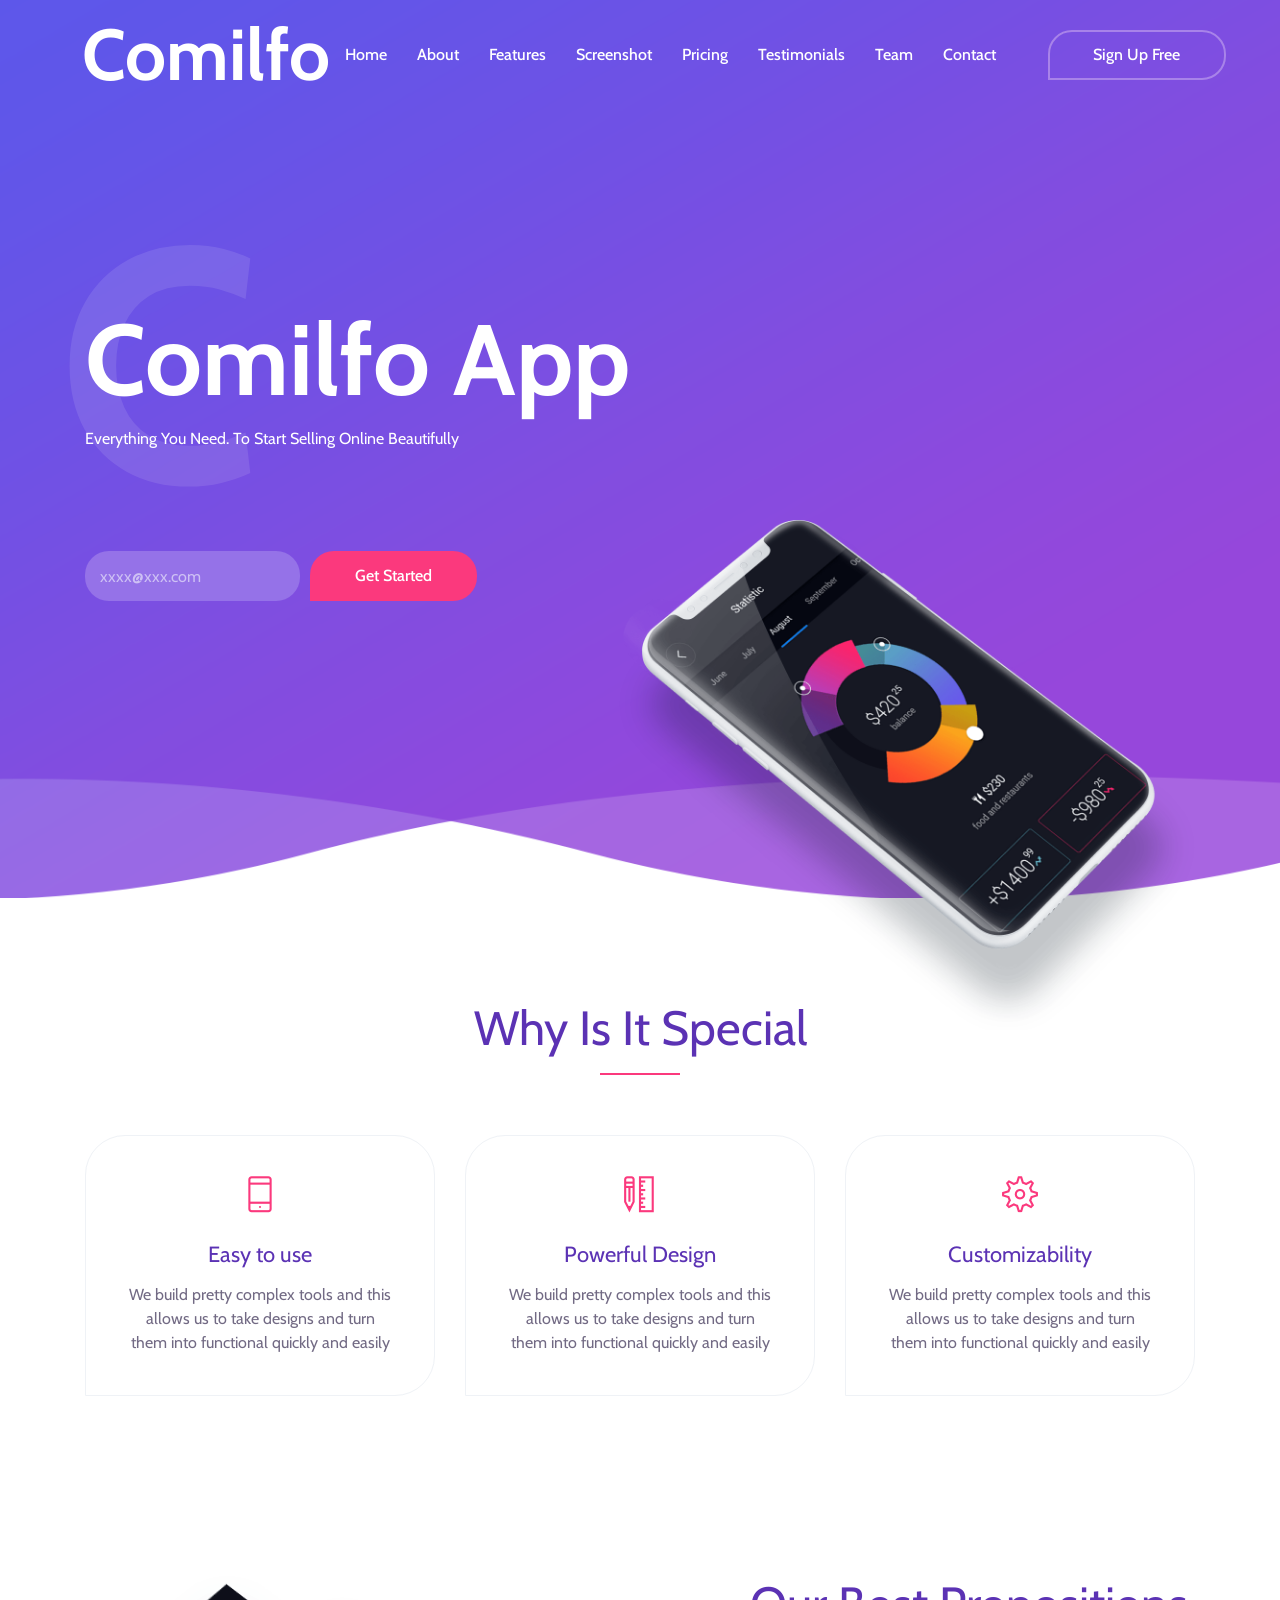
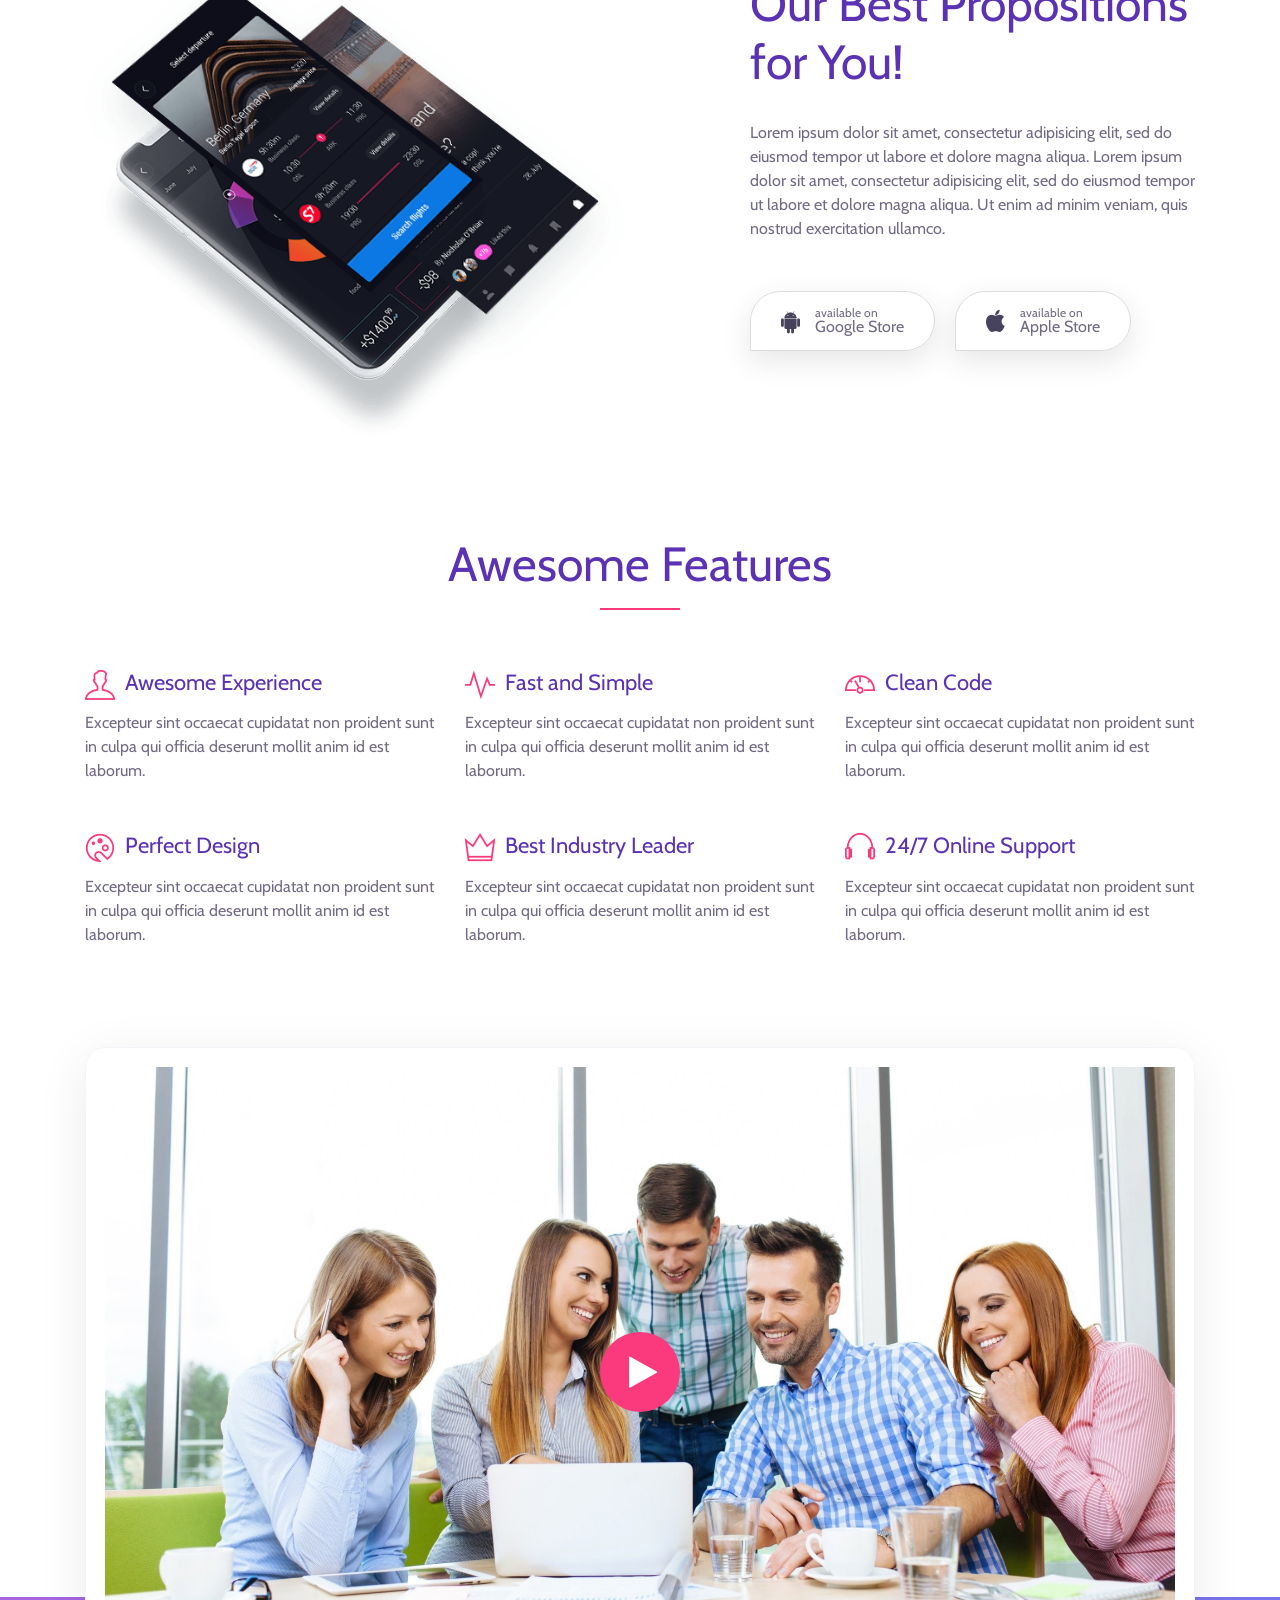
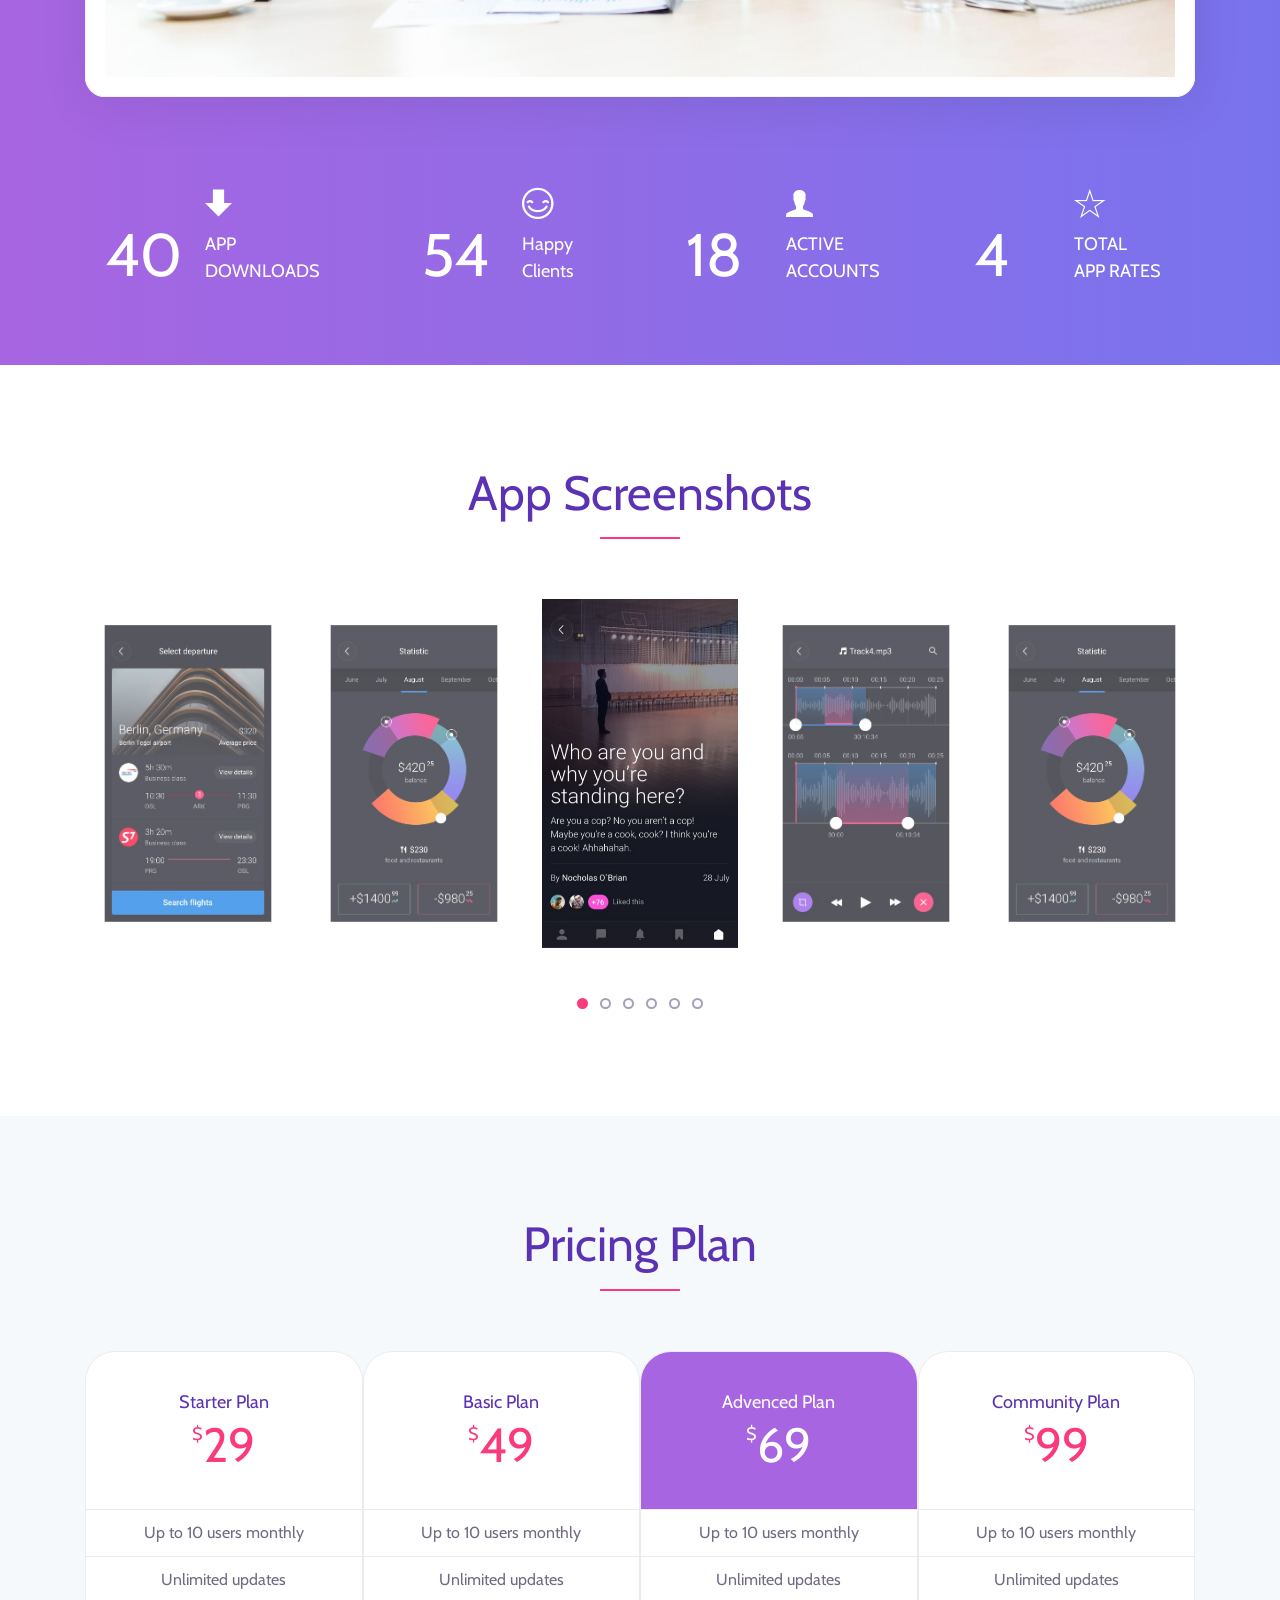
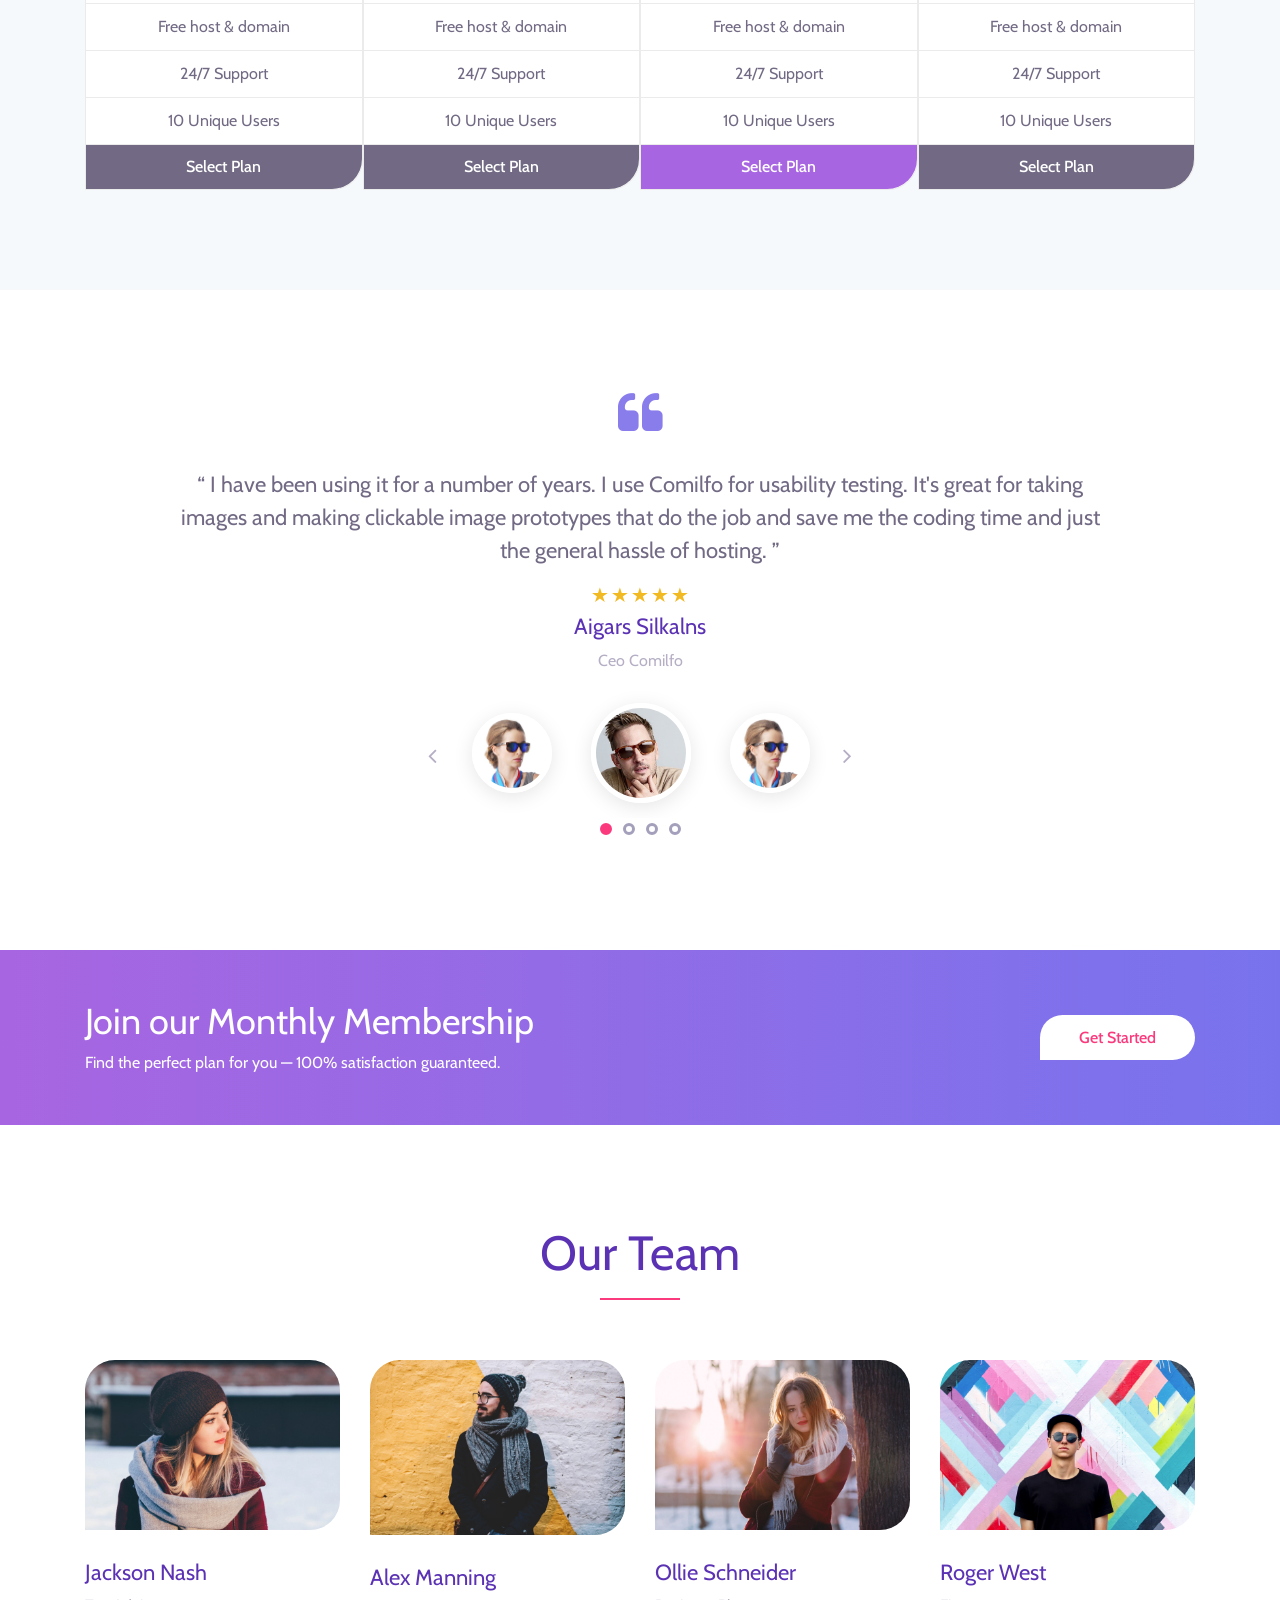
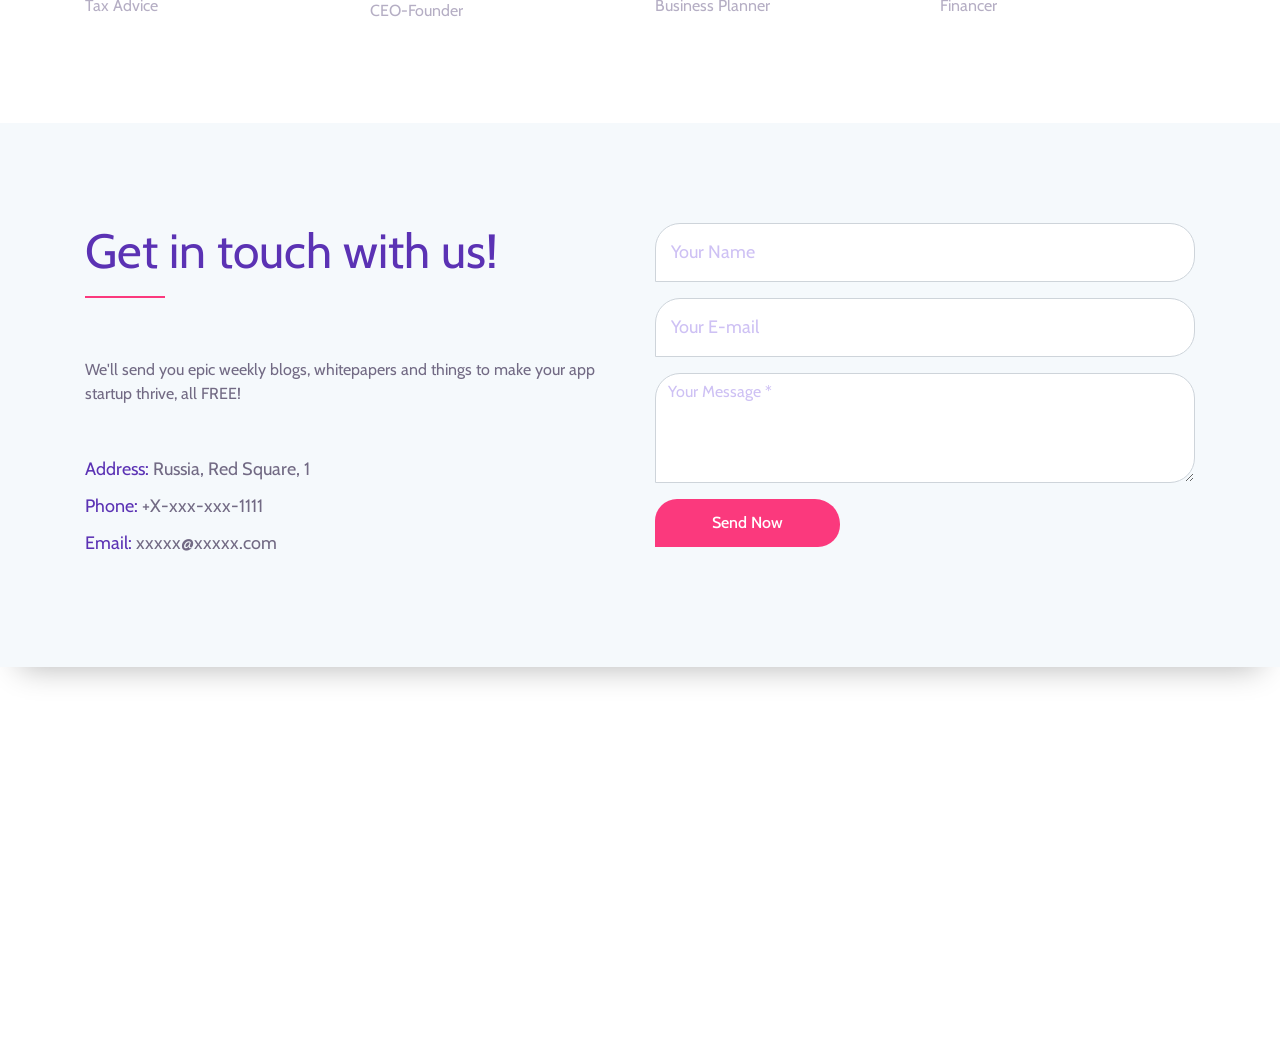
<file: index.html>
<!DOCTYPE html>
<html lang="en">

<head>
    <meta charset="UTF-8">
    <meta name="description" content="">
    <meta http-equiv="X-UA-Compatible" content="IE=edge">
    <meta name="viewport" content="width=device-width, initial-scale=1, shrink-to-fit=no">
    <!-- Приведенные выше 4 мета-тега должны быть первыми, все остальные только после них -->

    <!-- Title -->
    <title>Бесплатный шаблон адаптивного сайта Comilfo</title>

    <!-- Favicon -->
    <link rel="icon" href="img/core-img/favicon.ico">

    <!-- Core Stylesheet -->
    <link href="style.css" rel="stylesheet">

    <!-- Responsive CSS -->
    <link href="css/responsive.css" rel="stylesheet">

    <!-- Yandex.Metrika counter -->
<script type="text/javascript">
    (function(m,e,t,r,i,k,a){
        m[i]=m[i]||function(){(m[i].a=m[i].a||[]).push(arguments)};
        m[i].l=1*new Date();
        for (var j = 0; j < document.scripts.length; j++) {if (document.scripts[j].src === r) { return; }}
        k=e.createElement(t),a=e.getElementsByTagName(t)[0],k.async=1,k.src=r,a.parentNode.insertBefore(k,a)
    })(window, document,'script','https://mc.yandex.ru/metrika/tag.js?id=114626085', 'ym');

    ym(114626085, 'init', {ssr:true, webvisor:true, clickmap:true, ecommerce:"dataLayer", referrer: document.referrer, url: location.href, accurateTrackBounce:true, trackLinks:true});
</script>
<noscript><div><img src="https://mc.yandex.ru/watch/114626085" style="position:absolute; left:-9999px;" alt="" /></div></noscript>
<!-- /Yandex.Metrika counter -->
    <!-- Varioqub experiments -->
<script type="text/javascript">
(function(e, x, pe, r, i, me, nt){
e[i]=e[i]||function(){(e[i].a=e[i].a||[]).push(arguments)},
me=x.createElement(pe),me.async=1,me.src=r,nt=x.getElementsByTagName(pe)[0],me.addEventListener('error',function(){function cb(t){t=t[t.length-1],'function'==typeof t&&t({flags:{}})};Array.isArray(e[i].a)&&e[i].a.forEach(cb);e[i]=function(){cb(arguments)}}),nt.parentNode.insertBefore(me,nt)})
(window, document, 'script', 'https://abt.s3.yandex.net/expjs/latest/exp.js', 'ymab');
ymab('metrika.114626085', 'init'/*, {clientFeatures}, {callback}*/);
</script>

</head>

<body>
    <!-- Preloader Start -->
    <div id="preloader">
        <div class="comilfo-load"></div>
    </div>

    <!-- ***** Header Area Start ***** -->
    <header class="header_area animated">
        <div class="container-fluid">
            <div class="row align-items-center">
                <!-- Menu Area Start -->
                <div class="col-12 col-lg-10">
                    <div class="menu_area">
                        <nav class="navbar navbar-expand-lg navbar-light">
                            <!-- Logo -->
                            <a class="navbar-brand" href="#home">Comilfo</a>
                            <button class="navbar-toggler" type="button" data-toggle="collapse" data-target="#ca-navbar" aria-controls="ca-navbar" aria-expanded="false" aria-label="Toggle navigation"><span class="navbar-toggler-icon"></span></button>
                            <!-- Menu Area -->
                            <div class="collapse navbar-collapse" id="ca-navbar">
                                <ul class="navbar-nav ml-auto" id="nav">
                                    <li class="nav-item active"><a class="nav-link" href="#home">Home</a></li>
                                    <li class="nav-item"><a class="nav-link" href="#about">About</a></li>
                                    <li class="nav-item"><a class="nav-link" href="#features">Features</a></li>
                                    <li class="nav-item"><a class="nav-link" href="#screenshot">Screenshot</a></li>
                                    <li class="nav-item"><a class="nav-link" href="#pricing">Pricing</a></li>
                                    <li class="nav-item"><a class="nav-link" href="#testimonials">Testimonials</a></li>
                                    <li class="nav-item"><a class="nav-link" href="#team">Team</a></li>
                                    <li class="nav-item"><a class="nav-link" href="#contact">Contact</a></li>
                                </ul>
                                <div class="sing-up-button d-lg-none">
                                    <a href="#">Sign Up Free</a>
                                </div>
                            </div>
                        </nav>
                    </div>
                </div>
                <!-- Signup btn -->
                <div class="col-12 col-lg-2">
                    <div class="sing-up-button d-none d-lg-block">
                        <a href="#">Sign Up Free</a>
                    </div>
                </div>
            </div>
        </div>
    </header>
    <!-- ***** Header Area End ***** -->

    <!-- ***** Wellcome Area Start ***** -->
    <section class="wellcome_area clearfix" id="home">
        <div class="container h-100">
            <div class="row h-100 align-items-center">
                <div class="col-12 col-md">
                    <div class="wellcome-heading">
                        <h2>Comilfo App</h2>
                        <h3>C</h3>
                        <p>Everything You Need. To Start Selling Online Beautifully</p>
                    </div>
                    <div class="get-start-area">
                        <!-- Form Start -->
                        <form action="#" method="post" class="form-inline">
                            <input type="email" class="form-control email" placeholder="xxxx@xxx.com">
                            <input type="submit" class="submit" value="Get Started" href='test.html'>
                        </form>
                        <!-- Form End -->
                    </div>
                </div>
            </div>
        </div>
        <!-- Welcome thumb -->
        <div class="welcome-thumb wow fadeInDown" data-wow-delay="0.5s">
            <img src="img/bg-img/welcome-img.png" alt="">
        </div>
    </section>
    <!-- ***** Wellcome Area End ***** -->

    <!-- ***** Special Area Start ***** -->
    <section class="special-area bg-white section_padding_100" id="about">
        <div class="container">
            <div class="row">
                <div class="col-12">
                    <!-- Section Heading Area -->
                    <div class="section-heading text-center">
                        <h2>Why Is It Special</h2>
                        <div class="line-shape"></div>
                    </div>
                </div>
            </div>

            <div class="row">
                <!-- Single Special Area -->
                <div class="col-12 col-md-4">
                    <div class="single-special text-center wow fadeInUp" data-wow-delay="0.2s">
                        <div class="single-icon">
                            <i class="ti-mobile" aria-hidden="true"></i>
                        </div>
                        <h4>Easy to use</h4>
                        <p>We build pretty complex tools and this allows us to take designs and turn them into functional quickly and easily</p>
                    </div>
                </div>
                <!-- Single Special Area -->
                <div class="col-12 col-md-4">
                    <div class="single-special text-center wow fadeInUp" data-wow-delay="0.4s">
                        <div class="single-icon">
                            <i class="ti-ruler-pencil" aria-hidden="true"></i>
                        </div>
                        <h4>Powerful Design</h4>
                        <p>We build pretty complex tools and this allows us to take designs and turn them into functional quickly and easily</p>
                    </div>
                </div>
                <!-- Single Special Area -->
                <div class="col-12 col-md-4">
                    <div class="single-special text-center wow fadeInUp" data-wow-delay="0.6s">
                        <div class="single-icon">
                            <i class="ti-settings" aria-hidden="true"></i>
                        </div>
                        <h4>Customizability</h4>
                        <p>We build pretty complex tools and this allows us to take designs and turn them into functional quickly and easily</p>
                    </div>
                </div>
            </div>
        </div>
        <!-- Special Description Area -->
        <div class="special_description_area mt-150">
            <div class="container">
                <div class="row">
                    <div class="col-lg-6">
                        <div class="special_description_img">
                            <img src="img/bg-img/special.png" alt="">
                        </div>
                    </div>
                    <div class="col-lg-6 col-xl-5 ml-xl-auto">
                        <div class="special_description_content">
                            <h2>Our Best Propositions for You!</h2>
                            <p>Lorem ipsum dolor sit amet, consectetur adipisicing elit, sed do eiusmod tempor ut labore et dolore magna aliqua. Lorem ipsum dolor sit amet, consectetur adipisicing elit, sed do eiusmod tempor ut labore et dolore magna aliqua. Ut enim ad minim veniam, quis nostrud exercitation ullamco.</p>
                            <div class="app-download-area">
                                <div class="app-download-btn wow fadeInUp" data-wow-delay="0.2s">
                                    <!-- Google Store Btn -->
                                    <a href="#">
                                        <i class="fa fa-android"></i>
                                        <p class="mb-0"><span>available on</span> Google Store</p>
                                    </a>
                                </div>
                                <div class="app-download-btn wow fadeInDown" data-wow-delay="0.4s">
                                    <!-- Apple Store Btn -->
                                    <a href="#">
                                        <i class="fa fa-apple"></i>
                                        <p class="mb-0"><span>available on</span> Apple Store</p>
                                    </a>
                                </div>
                            </div>
                        </div>
                    </div>
                </div>
            </div>
        </div>
    </section>
    <!-- ***** Special Area End ***** -->

    <!-- ***** Awesome Features Start ***** -->
    <section class="awesome-feature-area bg-white section_padding_0_50 clearfix" id="features">
        <div class="container">
            <div class="row">
                <div class="col-12">
                    <!-- Heading Text -->
                    <div class="section-heading text-center">
                        <h2>Awesome Features</h2>
                        <div class="line-shape"></div>
                    </div>
                </div>
            </div>

            <div class="row">
                <!-- Single Feature Start -->
                <div class="col-12 col-sm-6 col-lg-4">
                    <div class="single-feature">
                        <i class="ti-user" aria-hidden="true"></i>
                        <h5>Awesome Experience</h5>
                        <p>Excepteur sint occaecat cupidatat non proident sunt in culpa qui officia deserunt mollit anim id est laborum.</p>
                    </div>
                </div>
                <!-- Single Feature Start -->
                <div class="col-12 col-sm-6 col-lg-4">
                    <div class="single-feature">
                        <i class="ti-pulse" aria-hidden="true"></i>
                        <h5>Fast and Simple</h5>
                        <p>Excepteur sint occaecat cupidatat non proident sunt in culpa qui officia deserunt mollit anim id est laborum.</p>
                    </div>
                </div>
                <!-- Single Feature Start -->
                <div class="col-12 col-sm-6 col-lg-4">
                    <div class="single-feature">
                        <i class="ti-dashboard" aria-hidden="true"></i>
                        <h5>Clean Code</h5>
                        <p>Excepteur sint occaecat cupidatat non proident sunt in culpa qui officia deserunt mollit anim id est laborum.</p>
                    </div>
                </div>
                <!-- Single Feature Start -->
                <div class="col-12 col-sm-6 col-lg-4">
                    <div class="single-feature">
                        <i class="ti-palette" aria-hidden="true"></i>
                        <h5>Perfect Design</h5>
                        <p>Excepteur sint occaecat cupidatat non proident sunt in culpa qui officia deserunt mollit anim id est laborum.</p>
                    </div>
                </div>
                <!-- Single Feature Start -->
                <div class="col-12 col-sm-6 col-lg-4">
                    <div class="single-feature">
                        <i class="ti-crown" aria-hidden="true"></i>
                        <h5>Best Industry Leader</h5>
                        <p>Excepteur sint occaecat cupidatat non proident sunt in culpa qui officia deserunt mollit anim id est laborum.</p>
                    </div>
                </div>
                <!-- Single Feature Start -->
                <div class="col-12 col-sm-6 col-lg-4">
                    <div class="single-feature">
                        <i class="ti-headphone" aria-hidden="true"></i>
                        <h5>24/7 Online Support</h5>
                        <p>Excepteur sint occaecat cupidatat non proident sunt in culpa qui officia deserunt mollit anim id est laborum.</p>
                    </div>
                </div>
            </div>

        </div>
    </section>
    <!-- ***** Awesome Features End ***** -->

    <!-- ***** Video Area Start ***** -->
    <div class="video-section">
        <div class="container">
            <div class="row">
                <div class="col-12">
                    <!-- Video Area Start -->
                    <div class="video-area" style="background-image: url(img/bg-img/video.jpg);">
                        <div class="video-play-btn">
                            <a href="https://my.mail.ru/video/embed/13632818902990902" class="video_btn"><i class="fa fa-play" aria-hidden="true"></i></a>
                        </div>
                    </div>
                </div>
            </div>
        </div>
    </div>
    <!-- ***** Video Area End ***** -->

    <!-- ***** Cool Facts Area Start ***** -->
    <section class="cool_facts_area clearfix">
        <div class="container">
            <div class="row">
                <!-- Single Cool Fact-->
                <div class="col-12 col-md-3 col-lg-3">
                    <div class="single-cool-fact d-flex justify-content-center wow fadeInUp" data-wow-delay="0.2s">
                        <div class="counter-area">
                            <h3><span class="counter">90</span></h3>
                        </div>
                        <div class="cool-facts-content">
                            <i class="ion-arrow-down-a"></i>
                            <p>APP <br> DOWNLOADS</p>
                        </div>
                    </div>
                </div>
                <!-- Single Cool Fact-->
                <div class="col-12 col-md-3 col-lg-3">
                    <div class="single-cool-fact d-flex justify-content-center wow fadeInUp" data-wow-delay="0.4s">
                        <div class="counter-area">
                            <h3><span class="counter">120</span></h3>
                        </div>
                        <div class="cool-facts-content">
                            <i class="ion-happy-outline"></i>
                            <p>Happy <br> Clients</p>
                        </div>
                    </div>
                </div>
                <!-- Single Cool Fact-->
                <div class="col-12 col-md-3 col-lg-3">
                    <div class="single-cool-fact d-flex justify-content-center wow fadeInUp" data-wow-delay="0.6s">
                        <div class="counter-area">
                            <h3><span class="counter">40</span></h3>
                        </div>
                        <div class="cool-facts-content">
                            <i class="ion-person"></i>
                            <p>ACTIVE <br>ACCOUNTS</p>
                        </div>
                    </div>
                </div>
                <!-- Single Cool Fact-->
                <div class="col-12 col-md-3 col-lg-3">
                    <div class="single-cool-fact d-flex justify-content-center wow fadeInUp" data-wow-delay="0.8s">
                        <div class="counter-area">
                            <h3><span class="counter">10</span></h3>
                        </div>
                        <div class="cool-facts-content">
                            <i class="ion-ios-star-outline"></i>
                            <p>TOTAL <br>APP RATES</p>
                        </div>
                    </div>
                </div>
            </div>
        </div>
    </section>
    <!-- ***** Cool Facts Area End ***** -->

    <!-- ***** App Screenshots Area Start ***** -->
    <section class="app-screenshots-area bg-white section_padding_0_100 clearfix" id="screenshot">
        <div class="container">
            <div class="row">
                <div class="col-12 text-center">
                    <!-- Heading Text  -->
                    <div class="section-heading">
                        <h2>App Screenshots</h2>
                        <div class="line-shape"></div>
                    </div>
                </div>
            </div>
        </div>
        <div class="container-fluid">
            <div class="row">
                <div class="col-12">
                    <!-- App Screenshots Slides  -->
                    <div class="app_screenshots_slides owl-carousel">
                        <div class="single-shot">
                            <img src="img/scr-img/app-1.jpg" alt="">
                        </div>
                        <div class="single-shot">
                            <img src="img/scr-img/app-2.jpg" alt="">
                        </div>
                        <div class="single-shot">
                            <img src="img/scr-img/app-3.jpg" alt="">
                        </div>
                        <div class="single-shot">
                            <img src="img/scr-img/app-4.jpg" alt="">
                        </div>
                        <div class="single-shot">
                            <img src="img/scr-img/app-5.jpg" alt="">
                        </div>
                        <div class="single-shot">
                            <img src="img/scr-img/app-3.jpg" alt="">
                        </div>
                    </div>
                </div>
            </div>
        </div>
    </section>
    <!-- ***** App Screenshots Area End *****====== -->

    <!-- ***** Pricing Plane Area Start *****==== -->
    <section class="pricing-plane-area section_padding_100_70 clearfix" id="pricing">
        <div class="container">
            <div class="row">
                <div class="col-12">
                    <!-- Heading Text  -->
                    <div class="section-heading text-center">
                        <h2>Pricing Plan</h2>
                        <div class="line-shape"></div>
                    </div>
                </div>
            </div>

            <div class="row no-gutters">
                <div class="col-12 col-md-6 col-lg-3">
                    <!-- Package Price  -->
                    <div class="single-price-plan text-center">
                        <!-- Package Text  -->
                        <div class="package-plan">
                            <h5>Starter Plan</h5>
                            <div class="ca-price d-flex justify-content-center">
                                <span>$</span>
                                <h4>29</h4>
                            </div>
                        </div>
                        <div class="package-description">
                            <p>Up to 10 users monthly</p>
                            <p>Unlimited updates</p>
                            <p>Free host &amp; domain</p>
                            <p>24/7 Support</p>
                            <p>10 Unique Users</p>
                        </div>
                        <!-- Plan Button  -->
                        <div class="plan-button">
                            <a href="#">Select Plan</a>
                        </div>
                    </div>
                </div>
                <div class="col-12 col-md-6 col-lg-3">
                    <!-- Package Price  -->
                    <div class="single-price-plan text-center">
                        <!-- Package Text  -->
                        <div class="package-plan">
                            <h5>Basic Plan</h5>
                            <div class="ca-price d-flex justify-content-center">
                                <span>$</span>
                                <h4>49</h4>
                            </div>
                        </div>
                        <div class="package-description">
                            <p>Up to 10 users monthly</p>
                            <p>Unlimited updates</p>
                            <p>Free host &amp; domain</p>
                            <p>24/7 Support</p>
                            <p>10 Unique Users</p>
                        </div>
                        <!-- Plan Button  -->
                        <div class="plan-button">
                            <a href="#">Select Plan</a>
                        </div>
                    </div>
                </div>
                <div class="col-12 col-md-6 col-lg-3">
                    <!-- Package Price  -->
                    <div class="single-price-plan active text-center">
                        <!-- Package Text  -->
                        <div class="package-plan">
                            <h5>Advenced Plan</h5>
                            <div class="ca-price d-flex justify-content-center">
                                <span>$</span>
                                <h4>69</h4>
                            </div>
                        </div>
                        <div class="package-description">
                            <p>Up to 10 users monthly</p>
                            <p>Unlimited updates</p>
                            <p>Free host &amp; domain</p>
                            <p>24/7 Support</p>
                            <p>10 Unique Users</p>
                        </div>
                        <!-- Plan Button  -->
                        <div class="plan-button">
                            <a href="#">Select Plan</a>
                        </div>
                    </div>
                </div>
                <div class="col-12 col-md-6 col-lg-3">
                    <!-- Package Price  -->
                    <div class="single-price-plan text-center">
                        <!-- Package Text  -->
                        <div class="package-plan">
                            <h5>Community Plan</h5>
                            <div class="ca-price d-flex justify-content-center">
                                <span>$</span>
                                <h4>99</h4>
                            </div>
                        </div>
                        <div class="package-description">
                            <p>Up to 10 users monthly</p>
                            <p>Unlimited updates</p>
                            <p>Free host &amp; domain</p>
                            <p>24/7 Support</p>
                            <p>10 Unique Users</p>
                        </div>
                        <!-- Plan Button  -->
                        <div class="plan-button">
                            <a href="#">Select Plan</a>
                        </div>
                    </div>
                </div>
            </div>
        </div>
    </section>
    <!-- ***** Pricing Plane Area End ***** -->

    <!-- ***** Client Feedback Area Start ***** -->
    <section class="clients-feedback-area bg-white section_padding_100 clearfix" id="testimonials">
        <div class="container">
            <div class="row justify-content-center">
                <div class="col-12 col-md-10">
                    <div class="slider slider-for">
                        <!-- Client Feedback Text  -->
                        <div class="client-feedback-text text-center">
                            <div class="client">
                                <i class="fa fa-quote-left" aria-hidden="true"></i>
                            </div>
                            <div class="client-description text-center">
                                <p>“ I have been using it for a number of years. I use Comilfo for usability testing. It's great for taking images and making clickable image prototypes that do the job and save me the coding time and just the general hassle of hosting. ”</p>
                            </div>
                            <div class="star-icon text-center">
                                <i class="ion-ios-star"></i>
                                <i class="ion-ios-star"></i>
                                <i class="ion-ios-star"></i>
                                <i class="ion-ios-star"></i>
                                <i class="ion-ios-star"></i>
                            </div>
                            <div class="client-name text-center">
                                <h5>Aigars Silkalns</h5>
                                <p>Ceo Comilfo</p>
                            </div>
                        </div>
                        <!-- Client Feedback Text  -->
                        <div class="client-feedback-text text-center">
                            <div class="client">
                                <i class="fa fa-quote-left" aria-hidden="true"></i>
                            </div>
                            <div class="client-description text-center">
                                <p>“ I use Comilfo for usability testing. It's great for taking images and making clickable image prototypes that do the job and save me the coding time and just the general hassle of hosting. ”</p>
                            </div>
                            <div class="star-icon text-center">
                                <i class="ion-ios-star"></i>
                                <i class="ion-ios-star"></i>
                                <i class="ion-ios-star"></i>
                                <i class="ion-ios-star"></i>
                                <i class="ion-ios-star"></i>
                            </div>
                            <div class="client-name text-center">
                                <h5>Jennifer</h5>
                                <p>Developer</p>
                            </div>
                        </div>
                        <!-- Client Feedback Text  -->
                        <div class="client-feedback-text text-center">
                            <div class="client">
                                <i class="fa fa-quote-left" aria-hidden="true"></i>
                            </div>
                            <div class="client-description text-center">
                                <p>“ I have been using it for a number of years. I use Comilfo for usability testing. It's great for taking images and making clickable image prototypes that do the job.”</p>
                            </div>
                            <div class="star-icon text-center">
                                <i class="ion-ios-star"></i>
                                <i class="ion-ios-star"></i>
                                <i class="ion-ios-star"></i>
                                <i class="ion-ios-star"></i>
                                <i class="ion-ios-star"></i>
                            </div>
                            <div class="client-name text-center">
                                <h5>Helen</h5>
                                <p>Marketer</p>
                            </div>
                        </div>
                        <!-- Client Feedback Text  -->
                        <div class="client-feedback-text text-center">
                            <div class="client">
                                <i class="fa fa-quote-left" aria-hidden="true"></i>
                            </div>
                            <div class="client-description text-center">
                                <p>“ I have been using it for a number of years. I use Comilfo for usability testing. It's great for taking images and making clickable image prototypes that do the job and save me the coding time and just the general hassle of hosting. ”</p>
                            </div>
                            <div class="star-icon text-center">
                                <i class="ion-ios-star"></i>
                                <i class="ion-ios-star"></i>
                                <i class="ion-ios-star"></i>
                                <i class="ion-ios-star"></i>
                                <i class="ion-ios-star"></i>
                            </div>
                            <div class="client-name text-center">
                                <h5>Henry smith</h5>
                                <p>Developer</p>
                            </div>
                        </div>
                    </div>
                </div>
                <!-- Client Thumbnail Area -->
                <div class="col-12 col-md-6 col-lg-5">
                    <div class="slider slider-nav">
                        <div class="client-thumbnail">
                            <img src="img/bg-img/client-3.jpg" alt="">
                        </div>
                        <div class="client-thumbnail">
                            <img src="img/bg-img/client-2.jpg" alt="">
                        </div>
                        <div class="client-thumbnail">
                            <img src="img/bg-img/client-1.jpg" alt="">
                        </div>
                        <div class="client-thumbnail">
                            <img src="img/bg-img/client-2.jpg" alt="">
                        </div>
                    </div>
                </div>
            </div>
        </div>
    </section>
    <!-- ***** Client Feedback Area End ***** -->

    <!-- ***** CTA Area Start ***** -->
    <section class="our-monthly-membership section_padding_50 clearfix">
        <div class="container">
            <div class="row align-items-center">
                <div class="col-md-8">
                    <div class="membership-description">
                        <h2>Join our Monthly Membership</h2>
                        <p>Find the perfect plan for you — 100% satisfaction guaranteed.</p>
                    </div>
                </div>
                <div class="col-md-4">
                    <div class="get-started-button wow bounceInDown" data-wow-delay="0.5s">
                        <a href="#">Get Started</a>
                    </div>
                </div>
            </div>
        </div>
    </section>
    <!-- ***** CTA Area End ***** -->

    <!-- ***** Our Team Area Start ***** -->
    <section class="our-Team-area bg-white section_padding_100_50 clearfix" id="team">
        <div class="container">
            <div class="row">
                <div class="col-12 text-center">
                    <!-- Heading Text  -->
                    <div class="section-heading">
                        <h2>Our Team</h2>
                        <div class="line-shape"></div>
                    </div>
                </div>
            </div>
            <div class="row">
                <div class="col-12 col-md-6 col-lg-3">
                    <div class="single-team-member">
                        <div class="member-image">
                            <img src="img/team-img/team-1.jpg" alt="">
                            <div class="team-hover-effects">
                                <div class="team-social-icon">
                                    <a href="#"><i class="fa fa-facebook" aria-hidden="true"></i></a>
                                    <a href="#"><i class="fa fa-twitter" aria-hidden="true"></i></a>
                                    <a href="#"><i class="fa fa-google-plus" aria-hidden="true"></i></a>
                                    <a href="#"> <i class="fa fa-instagram" aria-hidden="true"></i></a>
                                </div>
                            </div>
                        </div>
                        <div class="member-text">
                            <h4>Jackson Nash</h4>
                            <p>Tax Advice</p>
                        </div>
                    </div>
                </div>
                <div class="col-12 col-md-6 col-lg-3">
                    <div class="single-team-member">
                        <div class="member-image">
                            <img src="img/team-img/team-2.jpg" alt="">
                            <div class="team-hover-effects">
                                <div class="team-social-icon">
                                    <a href="#"><i class="fa fa-facebook" aria-hidden="true"></i></a>
                                    <a href="#"><i class="fa fa-twitter" aria-hidden="true"></i></a>
                                    <a href="#"><i class="fa fa-google-plus" aria-hidden="true"></i></a>
                                    <a href="#"> <i class="fa fa-instagram" aria-hidden="true"></i></a>
                                </div>
                            </div>
                        </div>
                        <div class="member-text">
                            <h4>Alex Manning</h4>
                            <p>CEO-Founder</p>
                        </div>
                    </div>
                </div>
                <div class="col-12 col-md-6 col-lg-3">
                    <div class="single-team-member">
                        <div class="member-image">
                            <img src="img/team-img/team-3.jpg" alt="">
                            <div class="team-hover-effects">
                                <div class="team-social-icon">
                                    <a href="#"><i class="fa fa-facebook" aria-hidden="true"></i></a>
                                    <a href="#"><i class="fa fa-twitter" aria-hidden="true"></i></a>
                                    <a href="#"><i class="fa fa-google-plus" aria-hidden="true"></i></a>
                                    <a href="#"> <i class="fa fa-instagram" aria-hidden="true"></i></a>
                                </div>
                            </div>
                        </div>
                        <div class="member-text">
                            <h4>Ollie Schneider</h4>
                            <p>Business Planner</p>
                        </div>
                    </div>
                </div>
                <div class="col-12 col-md-6 col-lg-3">
                    <div class="single-team-member">
                        <div class="member-image">
                            <img src="img/team-img/team-4.jpg" alt="">
                            <div class="team-hover-effects">
                                <div class="team-social-icon">
                                    <a href="#"><i class="fa fa-facebook" aria-hidden="true"></i></a>
                                    <a href="#"><i class="fa fa-twitter" aria-hidden="true"></i></a>
                                    <a href="#"><i class="fa fa-google-plus" aria-hidden="true"></i></a>
                                    <a href="#"> <i class="fa fa-instagram" aria-hidden="true"></i></a>
                                </div>
                            </div>
                        </div>
                        <div class="member-text">
                            <h4>Roger West</h4>
                            <p>Financer</p>
                        </div>
                    </div>
                </div>
            </div>
        </div>
    </section>
    <!-- ***** Our Team Area End ***** -->

    <!-- ***** Contact Us Area Start ***** -->
    <section class="footer-contact-area section_padding_100 clearfix" id="contact">
        <div class="container">
            <div class="row">
                <div class="col-md-6">
                    <!-- Heading Text  -->
                    <div class="section-heading">
                        <h2>Get in touch with us!</h2>
                        <div class="line-shape"></div>
                    </div>
                    <div class="footer-text">
                        <p>We'll send you epic weekly blogs, whitepapers and things to make your app startup thrive, all FREE!</p>
                    </div>
                    <div class="address-text">
                        <p><span>Address:</span> Russia, Red Square, 1</p>
                    </div>
                    <div class="phone-text">
                        <p><span>Phone:</span> +X-xxx-xxx-1111</p>
                    </div>
                    <div class="email-text">
                        <p><span>Email:</span> xxxxx@xxxxx.com</p>
                    </div>
                </div>
                <div class="col-md-6">
                    <!-- Form Start-->
                    <div class="contact_from">
                        <form action="#" method="post">
                            <!-- Message Input Area Start -->
                            <div class="contact_input_area">
                                <div class="row">
                                    <!-- Single Input Area Start -->
                                    <div class="col-md-12">
                                        <div class="form-group">
                                            <input type="text" class="form-control" name="name" id="name" placeholder="Your Name" required>
                                        </div>
                                    </div>
                                    <!-- Single Input Area Start -->
                                    <div class="col-md-12">
                                        <div class="form-group">
                                            <input type="email" class="form-control" name="email" id="email" placeholder="Your E-mail" required>
                                        </div>
                                    </div>
                                    <!-- Single Input Area Start -->
                                    <div class="col-12">
                                        <div class="form-group">
                                            <textarea name="message" class="form-control" id="message" cols="30" rows="4" placeholder="Your Message *" required></textarea>
                                        </div>
                                    </div>
                                    <!-- Single Input Area Start -->
                                    <div class="col-12">
                                        <button type="submit" class="btn submit-btn">Send Now</button>
                                    </div>
                                </div>
                            </div>
                            <!-- Message Input Area End -->
                        </form>
                    </div>
                </div>
            </div>
        </div>
    </section>
    <!-- ***** Contact Us Area End ***** -->

    <!-- ***** Footer Area Start ***** -->
    <footer class="footer-social-icon text-center section_padding_70 clearfix">
        <!-- footer logo -->
        <div class="footer-text">
            <h2>Comilfo</h2>
        </div>
        <!-- social icon-->
        <div class="footer-social-icon">
            <a href="#"><i class="fa fa-facebook" aria-hidden="true"></i></a>
            <a href="#"><i class="active fa fa-twitter" aria-hidden="true"></i></a>
            <a href="#"> <i class="fa fa-instagram" aria-hidden="true"></i></a>
            <a href="#"><i class="fa fa-google-plus" aria-hidden="true"></i></a>
        </div>
        <div class="footer-menu">
            <nav>
                <ul>
                    <li><a href="#">About</a></li>
                    <li><a href="#">Terms &amp; Conditions</a></li>
                    <li><a href="#">Privacy Policy</a></li>
                    <li><a href="#">Contact</a></li>
                </ul>
            </nav>
        </div>
        <!-- Foooter Text-->
        <div class="copyright-text">
            <!-- ***** Removing this text is now allowed! This template is licensed under CC BY 3.0 ***** -->
            <p>Copyright ©2022 Comilfo Designed by <a href="https://sitey.ru" target="_blank">Comilfo</a></p>
        </div>
    </footer>
    <!-- ***** Footer Area Start ***** -->

    <!-- Jquery-2.2.4 JS -->
    <script src="js/jquery-2.2.4.min.js"></script>
    <!-- Popper js -->
    <script src="js/popper.min.js"></script>
    <!-- Bootstrap-4 Beta JS -->
    <script src="js/bootstrap.min.js"></script>
    <!-- All Plugins JS -->
    <script src="js/plugins.js"></script>
    <!-- Slick Slider Js-->
    <script src="js/slick.min.js"></script>
    <!-- Footer Reveal JS -->
    <script src="js/footer-reveal.min.js"></script>
    <!-- Active JS -->
    <script src="js/active.js"></script>
</body>

</html>
</file>
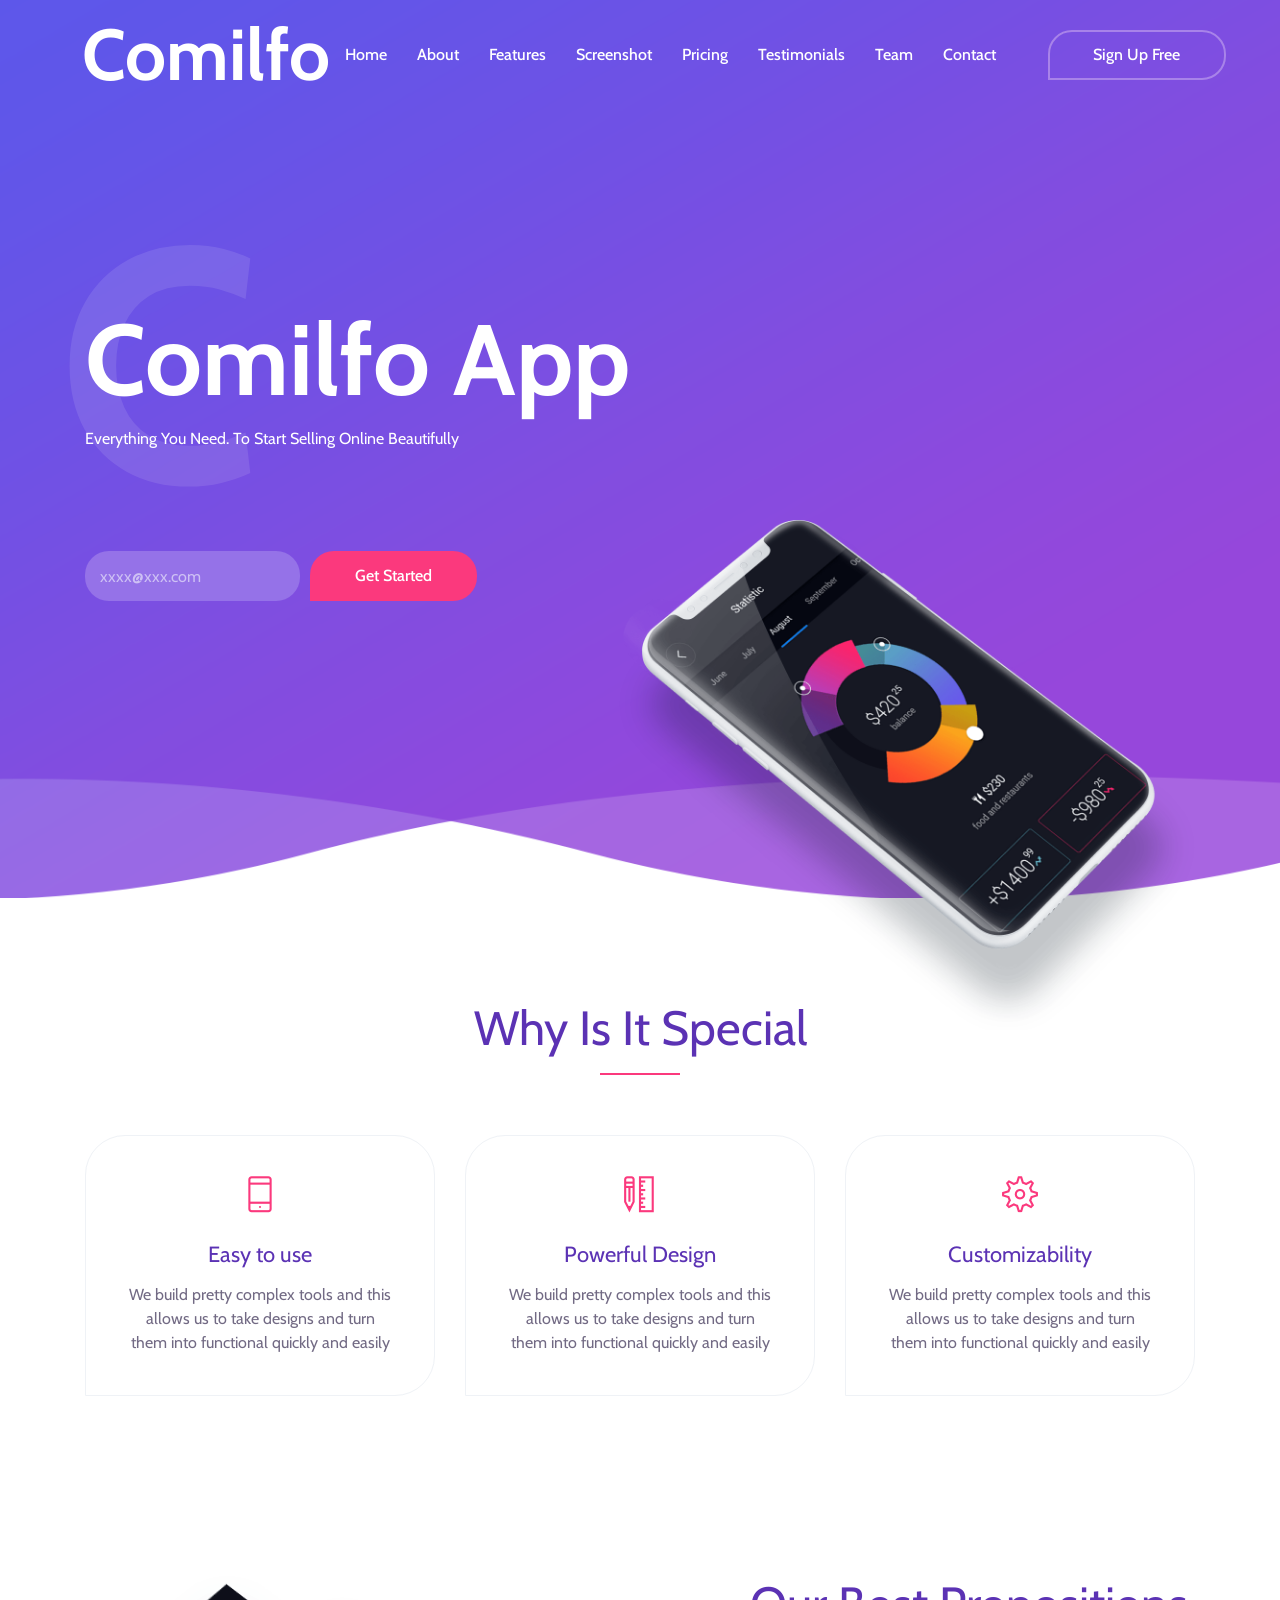
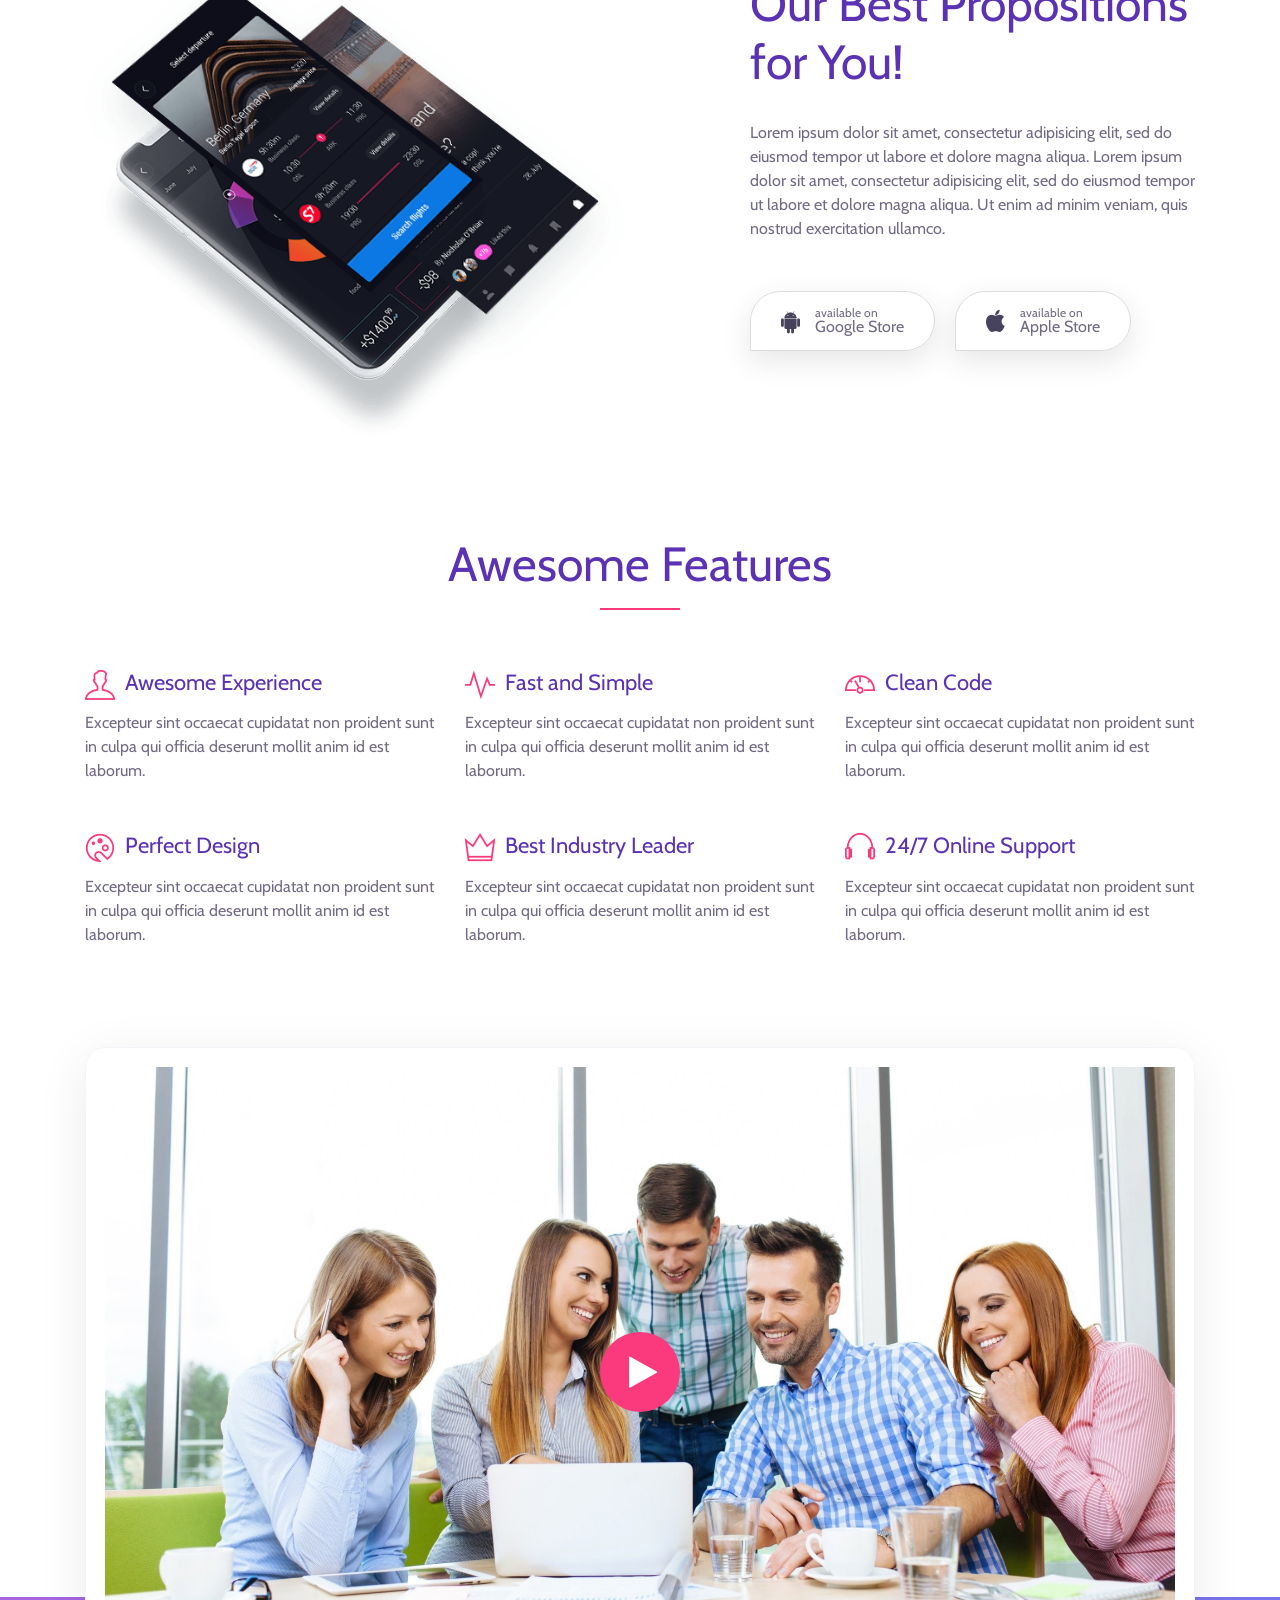
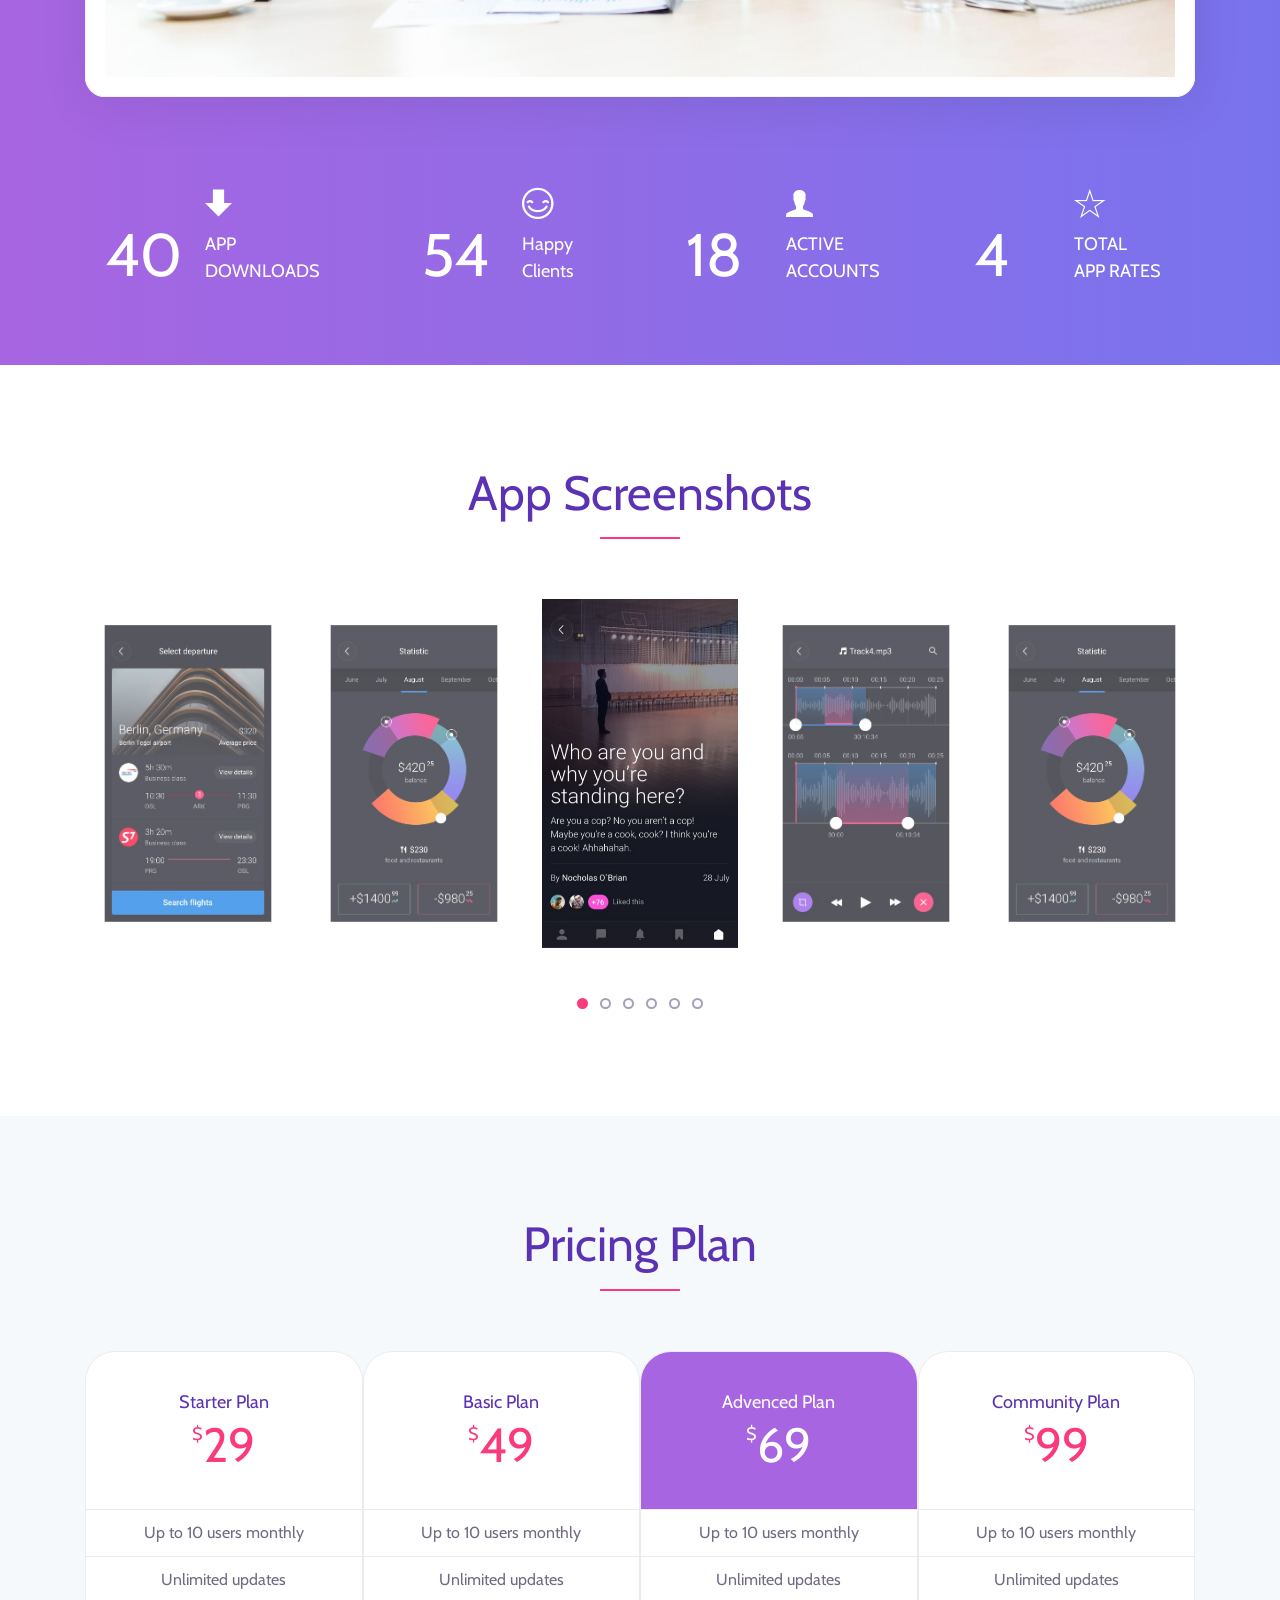
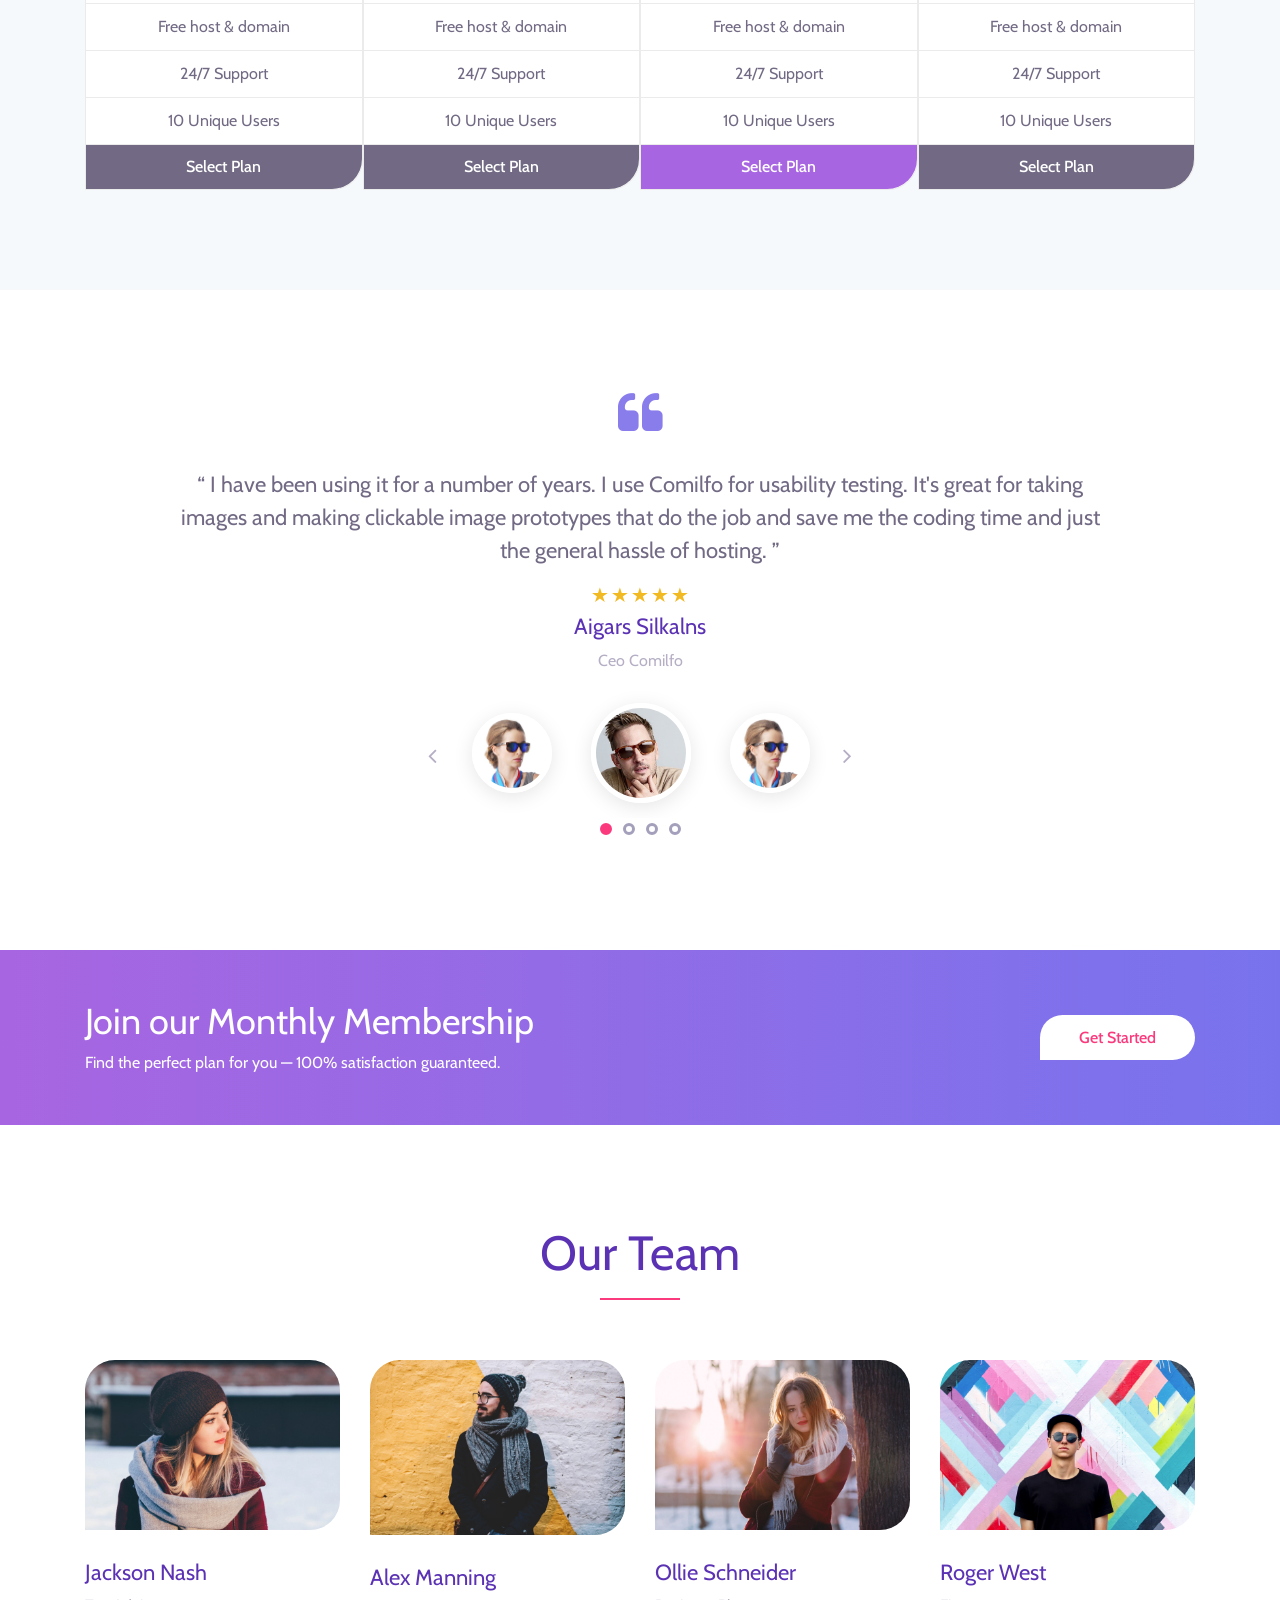
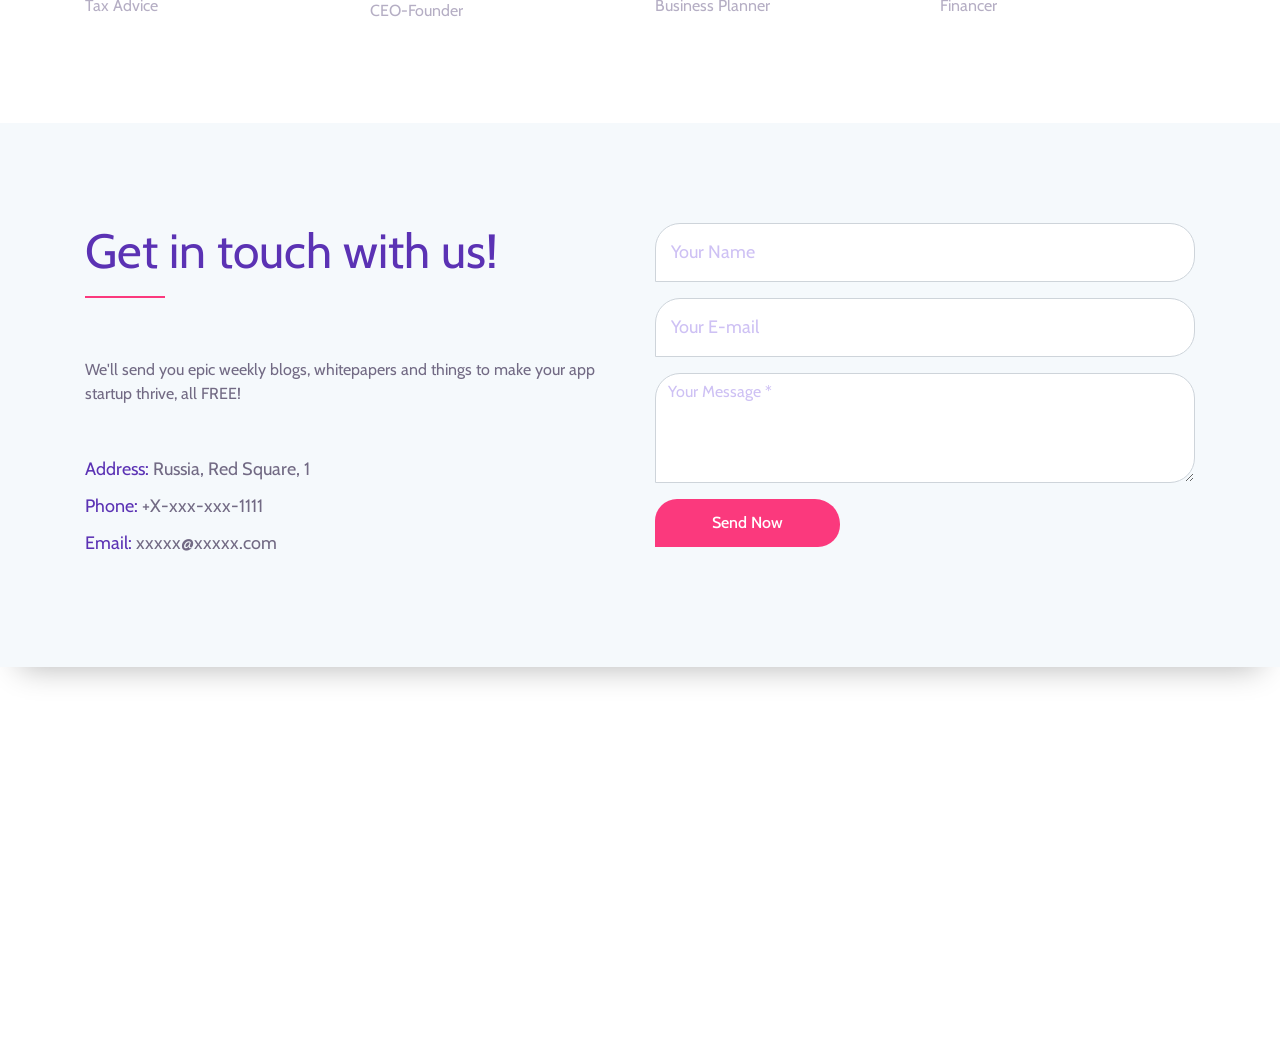
<file: test.html>
<!DOCTYPE html>
<html lang="en">

<head>
    <meta charset="UTF-8">
    <meta name="description" content="">
    <meta http-equiv="X-UA-Compatible" content="IE=edge">
    <meta name="viewport" content="width=device-width, initial-scale=1, shrink-to-fit=no">
    <!-- Приведенные выше 4 мета-тега должны быть первыми, все остальные только после них -->

    <!-- Title -->
    <title>Новая страничка</title>

    <!-- Favicon -->
    <link rel="icon" href="img/core-img/favicon.ico">

    <!-- Core Stylesheet -->
    <link href="style.css" rel="stylesheet">

    <!-- Responsive CSS -->
    <link href="css/responsive.css" rel="stylesheet">

    <!-- Yandex.Metrika counter -->
<script type="text/javascript">
    (function(m,e,t,r,i,k,a){
        m[i]=m[i]||function(){(m[i].a=m[i].a||[]).push(arguments)};
        m[i].l=1*new Date();
        for (var j = 0; j < document.scripts.length; j++) {if (document.scripts[j].src === r) { return; }}
        k=e.createElement(t),a=e.getElementsByTagName(t)[0],k.async=1,k.src=r,a.parentNode.insertBefore(k,a)
    })(window, document,'script','https://mc.yandex.ru/metrika/tag.js?id=114626085', 'ym');

    ym(114626085, 'init', {ssr:true, webvisor:true, clickmap:true, ecommerce:"dataLayer", referrer: document.referrer, url: location.href, accurateTrackBounce:true, trackLinks:true});
</script>
<noscript><div><img src="https://mc.yandex.ru/watch/114626085" style="position:absolute; left:-9999px;" alt="" /></div></noscript>
<!-- /Yandex.Metrika counter -->

</head>

<body>
    <!-- Preloader Start -->
    <div id="preloader">
        <div class="comilfo-load"></div>
    </div>

    <!-- ***** Header Area Start ***** -->
    <header class="header_area animated">
        <div class="container-fluid">
            <div class="row align-items-center">
                <!-- Menu Area Start -->
                <div class="col-12 col-lg-10">
                    <div class="menu_area">
                        <nav class="navbar navbar-expand-lg navbar-light">
                            <!-- Logo -->
                            <a class="navbar-brand" href="#home">Comilfo</a>
                            <button class="navbar-toggler" type="button" data-toggle="collapse" data-target="#ca-navbar" aria-controls="ca-navbar" aria-expanded="false" aria-label="Toggle navigation"><span class="navbar-toggler-icon"></span></button>
                            <!-- Menu Area -->
                            <div class="collapse navbar-collapse" id="ca-navbar">
                                <ul class="navbar-nav ml-auto" id="nav">
                                    <li class="nav-item active"><a class="nav-link" href="#home">Home</a></li>
                                    <li class="nav-item"><a class="nav-link" href="#about">About</a></li>
                                    <li class="nav-item"><a class="nav-link" href="#features">Features</a></li>
                                    <li class="nav-item"><a class="nav-link" href="#screenshot">Screenshot</a></li>
                                    <li class="nav-item"><a class="nav-link" href="#pricing">Pricing</a></li>
                                    <li class="nav-item"><a class="nav-link" href="#testimonials">Testimonials</a></li>
                                    <li class="nav-item"><a class="nav-link" href="#team">Team</a></li>
                                    <li class="nav-item"><a class="nav-link" href="#contact">Contact</a></li>
                                </ul>
                                <div class="sing-up-button d-lg-none">
                                    <a href="#">Sign Up Free</a>
                                </div>
                            </div>
                        </nav>
                    </div>
                </div>
                <!-- Signup btn -->
                <div class="col-12 col-lg-2">
                    <div class="sing-up-button d-none d-lg-block">
                        <a href="#">Sign Up Free</a>
                    </div>
                </div>
            </div>
        </div>
    </header>
    <!-- ***** Header Area End ***** -->

    <!-- ***** Wellcome Area Start ***** -->
    <section class="wellcome_area clearfix" id="home">
        <div class="container h-100">
            <div class="row h-100 align-items-center">
                <div class="col-12 col-md">
                    <div class="wellcome-heading">
                        <h2>Comilfo App</h2>
                        <h3>C</h3>
                        <p>Everything You Need. To Start Selling Online Beautifully</p>
                    </div>
                    <div class="get-start-area">
                        <!-- Form Start -->
                        <form action="#" method="post" class="form-inline">
                            <input type="email" class="form-control email" placeholder="xxxx@xxx.com">
                            <input type="submit" class="submit" value="Get Started">
                        </form>
                        <!-- Form End -->
                    </div>
                </div>
            </div>
        </div>
        <!-- Welcome thumb -->
        <div class="welcome-thumb wow fadeInDown" data-wow-delay="0.5s">
            <img src="img/bg-img/welcome-img.png" alt="">
        </div>
    </section>
    <!-- ***** Wellcome Area End ***** -->

    <!-- ***** Special Area Start ***** -->
    <section class="special-area bg-white section_padding_100" id="about">
        <div class="container">
            <div class="row">
                <div class="col-12">
                    <!-- Section Heading Area -->
                    <div class="section-heading text-center">
                        <h2>Why Is It Special</h2>
                        <div class="line-shape"></div>
                    </div>
                </div>
            </div>

            <div class="row">
                <!-- Single Special Area -->
                <div class="col-12 col-md-4">
                    <div class="single-special text-center wow fadeInUp" data-wow-delay="0.2s">
                        <div class="single-icon">
                            <i class="ti-mobile" aria-hidden="true"></i>
                        </div>
                        <h4>Easy to use</h4>
                        <p>We build pretty complex tools and this allows us to take designs and turn them into functional quickly and easily</p>
                    </div>
                </div>
                <!-- Single Special Area -->
                <div class="col-12 col-md-4">
                    <div class="single-special text-center wow fadeInUp" data-wow-delay="0.4s">
                        <div class="single-icon">
                            <i class="ti-ruler-pencil" aria-hidden="true"></i>
                        </div>
                        <h4>Powerful Design</h4>
                        <p>We build pretty complex tools and this allows us to take designs and turn them into functional quickly and easily</p>
                    </div>
                </div>
                <!-- Single Special Area -->
                <div class="col-12 col-md-4">
                    <div class="single-special text-center wow fadeInUp" data-wow-delay="0.6s">
                        <div class="single-icon">
                            <i class="ti-settings" aria-hidden="true"></i>
                        </div>
                        <h4>Customizability</h4>
                        <p>We build pretty complex tools and this allows us to take designs and turn them into functional quickly and easily</p>
                    </div>
                </div>
            </div>
        </div>
        <!-- Special Description Area -->
        <div class="special_description_area mt-150">
            <div class="container">
                <div class="row">
                    <div class="col-lg-6">
                        <div class="special_description_img">
                            <img src="img/bg-img/special.png" alt="">
                        </div>
                    </div>
                    <div class="col-lg-6 col-xl-5 ml-xl-auto">
                        <div class="special_description_content">
                            <h2>Our Best Propositions for You!</h2>
                            <p>Lorem ipsum dolor sit amet, consectetur adipisicing elit, sed do eiusmod tempor ut labore et dolore magna aliqua. Lorem ipsum dolor sit amet, consectetur adipisicing elit, sed do eiusmod tempor ut labore et dolore magna aliqua. Ut enim ad minim veniam, quis nostrud exercitation ullamco.</p>
                            <div class="app-download-area">
                                <div class="app-download-btn wow fadeInUp" data-wow-delay="0.2s">
                                    <!-- Google Store Btn -->
                                    <a href="#">
                                        <i class="fa fa-android"></i>
                                        <p class="mb-0"><span>available on</span> Google Store</p>
                                    </a>
                                </div>
                                <div class="app-download-btn wow fadeInDown" data-wow-delay="0.4s">
                                    <!-- Apple Store Btn -->
                                    <a href="#">
                                        <i class="fa fa-apple"></i>
                                        <p class="mb-0"><span>available on</span> Apple Store</p>
                                    </a>
                                </div>
                            </div>
                        </div>
                    </div>
                </div>
            </div>
        </div>
    </section>
    <!-- ***** Special Area End ***** -->

    <!-- ***** Awesome Features Start ***** -->
    <section class="awesome-feature-area bg-white section_padding_0_50 clearfix" id="features">
        <div class="container">
            <div class="row">
                <div class="col-12">
                    <!-- Heading Text -->
                    <div class="section-heading text-center">
                        <h2>Awesome Features</h2>
                        <div class="line-shape"></div>
                    </div>
                </div>
            </div>

            <div class="row">
                <!-- Single Feature Start -->
                <div class="col-12 col-sm-6 col-lg-4">
                    <div class="single-feature">
                        <i class="ti-user" aria-hidden="true"></i>
                        <h5>Awesome Experience</h5>
                        <p>Excepteur sint occaecat cupidatat non proident sunt in culpa qui officia deserunt mollit anim id est laborum.</p>
                    </div>
                </div>
                <!-- Single Feature Start -->
                <div class="col-12 col-sm-6 col-lg-4">
                    <div class="single-feature">
                        <i class="ti-pulse" aria-hidden="true"></i>
                        <h5>Fast and Simple</h5>
                        <p>Excepteur sint occaecat cupidatat non proident sunt in culpa qui officia deserunt mollit anim id est laborum.</p>
                    </div>
                </div>
                <!-- Single Feature Start -->
                <div class="col-12 col-sm-6 col-lg-4">
                    <div class="single-feature">
                        <i class="ti-dashboard" aria-hidden="true"></i>
                        <h5>Clean Code</h5>
                        <p>Excepteur sint occaecat cupidatat non proident sunt in culpa qui officia deserunt mollit anim id est laborum.</p>
                    </div>
                </div>
                <!-- Single Feature Start -->
                <div class="col-12 col-sm-6 col-lg-4">
                    <div class="single-feature">
                        <i class="ti-palette" aria-hidden="true"></i>
                        <h5>Perfect Design</h5>
                        <p>Excepteur sint occaecat cupidatat non proident sunt in culpa qui officia deserunt mollit anim id est laborum.</p>
                    </div>
                </div>
                <!-- Single Feature Start -->
                <div class="col-12 col-sm-6 col-lg-4">
                    <div class="single-feature">
                        <i class="ti-crown" aria-hidden="true"></i>
                        <h5>Best Industry Leader</h5>
                        <p>Excepteur sint occaecat cupidatat non proident sunt in culpa qui officia deserunt mollit anim id est laborum.</p>
                    </div>
                </div>
                <!-- Single Feature Start -->
                <div class="col-12 col-sm-6 col-lg-4">
                    <div class="single-feature">
                        <i class="ti-headphone" aria-hidden="true"></i>
                        <h5>24/7 Online Support</h5>
                        <p>Excepteur sint occaecat cupidatat non proident sunt in culpa qui officia deserunt mollit anim id est laborum.</p>
                    </div>
                </div>
            </div>

        </div>
    </section>
    <!-- ***** Awesome Features End ***** -->

    <!-- ***** Video Area Start ***** -->
    <div class="video-section">
        <div class="container">
            <div class="row">
                <div class="col-12">
                    <!-- Video Area Start -->
                    <div class="video-area" style="background-image: url(img/bg-img/video.jpg);">
                        <div class="video-play-btn">
                            <a href="https://my.mail.ru/video/embed/13632818902990902" class="video_btn"><i class="fa fa-play" aria-hidden="true"></i></a>
                        </div>
                    </div>
                </div>
            </div>
        </div>
    </div>
    <!-- ***** Video Area End ***** -->

    <!-- ***** Cool Facts Area Start ***** -->
    <section class="cool_facts_area clearfix">
        <div class="container">
            <div class="row">
                <!-- Single Cool Fact-->
                <div class="col-12 col-md-3 col-lg-3">
                    <div class="single-cool-fact d-flex justify-content-center wow fadeInUp" data-wow-delay="0.2s">
                        <div class="counter-area">
                            <h3><span class="counter">90</span></h3>
                        </div>
                        <div class="cool-facts-content">
                            <i class="ion-arrow-down-a"></i>
                            <p>APP <br> DOWNLOADS</p>
                        </div>
                    </div>
                </div>
                <!-- Single Cool Fact-->
                <div class="col-12 col-md-3 col-lg-3">
                    <div class="single-cool-fact d-flex justify-content-center wow fadeInUp" data-wow-delay="0.4s">
                        <div class="counter-area">
                            <h3><span class="counter">120</span></h3>
                        </div>
                        <div class="cool-facts-content">
                            <i class="ion-happy-outline"></i>
                            <p>Happy <br> Clients</p>
                        </div>
                    </div>
                </div>
                <!-- Single Cool Fact-->
                <div class="col-12 col-md-3 col-lg-3">
                    <div class="single-cool-fact d-flex justify-content-center wow fadeInUp" data-wow-delay="0.6s">
                        <div class="counter-area">
                            <h3><span class="counter">40</span></h3>
                        </div>
                        <div class="cool-facts-content">
                            <i class="ion-person"></i>
                            <p>ACTIVE <br>ACCOUNTS</p>
                        </div>
                    </div>
                </div>
                <!-- Single Cool Fact-->
                <div class="col-12 col-md-3 col-lg-3">
                    <div class="single-cool-fact d-flex justify-content-center wow fadeInUp" data-wow-delay="0.8s">
                        <div class="counter-area">
                            <h3><span class="counter">10</span></h3>
                        </div>
                        <div class="cool-facts-content">
                            <i class="ion-ios-star-outline"></i>
                            <p>TOTAL <br>APP RATES</p>
                        </div>
                    </div>
                </div>
            </div>
        </div>
    </section>
    <!-- ***** Cool Facts Area End ***** -->

    <!-- ***** App Screenshots Area Start ***** -->
    <section class="app-screenshots-area bg-white section_padding_0_100 clearfix" id="screenshot">
        <div class="container">
            <div class="row">
                <div class="col-12 text-center">
                    <!-- Heading Text  -->
                    <div class="section-heading">
                        <h2>App Screenshots</h2>
                        <div class="line-shape"></div>
                    </div>
                </div>
            </div>
        </div>
        <div class="container-fluid">
            <div class="row">
                <div class="col-12">
                    <!-- App Screenshots Slides  -->
                    <div class="app_screenshots_slides owl-carousel">
                        <div class="single-shot">
                            <img src="img/scr-img/app-1.jpg" alt="">
                        </div>
                        <div class="single-shot">
                            <img src="img/scr-img/app-2.jpg" alt="">
                        </div>
                        <div class="single-shot">
                            <img src="img/scr-img/app-3.jpg" alt="">
                        </div>
                        <div class="single-shot">
                            <img src="img/scr-img/app-4.jpg" alt="">
                        </div>
                        <div class="single-shot">
                            <img src="img/scr-img/app-5.jpg" alt="">
                        </div>
                        <div class="single-shot">
                            <img src="img/scr-img/app-3.jpg" alt="">
                        </div>
                    </div>
                </div>
            </div>
        </div>
    </section>
    <!-- ***** App Screenshots Area End *****====== -->

    <!-- ***** Pricing Plane Area Start *****==== -->
    <section class="pricing-plane-area section_padding_100_70 clearfix" id="pricing">
        <div class="container">
            <div class="row">
                <div class="col-12">
                    <!-- Heading Text  -->
                    <div class="section-heading text-center">
                        <h2>Pricing Plan</h2>
                        <div class="line-shape"></div>
                    </div>
                </div>
            </div>

            <div class="row no-gutters">
                <div class="col-12 col-md-6 col-lg-3">
                    <!-- Package Price  -->
                    <div class="single-price-plan text-center">
                        <!-- Package Text  -->
                        <div class="package-plan">
                            <h5>Starter Plan</h5>
                            <div class="ca-price d-flex justify-content-center">
                                <span>$</span>
                                <h4>29</h4>
                            </div>
                        </div>
                        <div class="package-description">
                            <p>Up to 10 users monthly</p>
                            <p>Unlimited updates</p>
                            <p>Free host &amp; domain</p>
                            <p>24/7 Support</p>
                            <p>10 Unique Users</p>
                        </div>
                        <!-- Plan Button  -->
                        <div class="plan-button">
                            <a href="#">Select Plan</a>
                        </div>
                    </div>
                </div>
                <div class="col-12 col-md-6 col-lg-3">
                    <!-- Package Price  -->
                    <div class="single-price-plan text-center">
                        <!-- Package Text  -->
                        <div class="package-plan">
                            <h5>Basic Plan</h5>
                            <div class="ca-price d-flex justify-content-center">
                                <span>$</span>
                                <h4>49</h4>
                            </div>
                        </div>
                        <div class="package-description">
                            <p>Up to 10 users monthly</p>
                            <p>Unlimited updates</p>
                            <p>Free host &amp; domain</p>
                            <p>24/7 Support</p>
                            <p>10 Unique Users</p>
                        </div>
                        <!-- Plan Button  -->
                        <div class="plan-button">
                            <a href="#">Select Plan</a>
                        </div>
                    </div>
                </div>
                <div class="col-12 col-md-6 col-lg-3">
                    <!-- Package Price  -->
                    <div class="single-price-plan active text-center">
                        <!-- Package Text  -->
                        <div class="package-plan">
                            <h5>Advenced Plan</h5>
                            <div class="ca-price d-flex justify-content-center">
                                <span>$</span>
                                <h4>69</h4>
                            </div>
                        </div>
                        <div class="package-description">
                            <p>Up to 10 users monthly</p>
                            <p>Unlimited updates</p>
                            <p>Free host &amp; domain</p>
                            <p>24/7 Support</p>
                            <p>10 Unique Users</p>
                        </div>
                        <!-- Plan Button  -->
                        <div class="plan-button">
                            <a href="#">Select Plan</a>
                        </div>
                    </div>
                </div>
                <div class="col-12 col-md-6 col-lg-3">
                    <!-- Package Price  -->
                    <div class="single-price-plan text-center">
                        <!-- Package Text  -->
                        <div class="package-plan">
                            <h5>Community Plan</h5>
                            <div class="ca-price d-flex justify-content-center">
                                <span>$</span>
                                <h4>99</h4>
                            </div>
                        </div>
                        <div class="package-description">
                            <p>Up to 10 users monthly</p>
                            <p>Unlimited updates</p>
                            <p>Free host &amp; domain</p>
                            <p>24/7 Support</p>
                            <p>10 Unique Users</p>
                        </div>
                        <!-- Plan Button  -->
                        <div class="plan-button">
                            <a href="#">Select Plan</a>
                        </div>
                    </div>
                </div>
            </div>
        </div>
    </section>
    <!-- ***** Pricing Plane Area End ***** -->

    <!-- ***** Client Feedback Area Start ***** -->
    <section class="clients-feedback-area bg-white section_padding_100 clearfix" id="testimonials">
        <div class="container">
            <div class="row justify-content-center">
                <div class="col-12 col-md-10">
                    <div class="slider slider-for">
                        <!-- Client Feedback Text  -->
                        <div class="client-feedback-text text-center">
                            <div class="client">
                                <i class="fa fa-quote-left" aria-hidden="true"></i>
                            </div>
                            <div class="client-description text-center">
                                <p>“ I have been using it for a number of years. I use Comilfo for usability testing. It's great for taking images and making clickable image prototypes that do the job and save me the coding time and just the general hassle of hosting. ”</p>
                            </div>
                            <div class="star-icon text-center">
                                <i class="ion-ios-star"></i>
                                <i class="ion-ios-star"></i>
                                <i class="ion-ios-star"></i>
                                <i class="ion-ios-star"></i>
                                <i class="ion-ios-star"></i>
                            </div>
                            <div class="client-name text-center">
                                <h5>Aigars Silkalns</h5>
                                <p>Ceo Comilfo</p>
                            </div>
                        </div>
                        <!-- Client Feedback Text  -->
                        <div class="client-feedback-text text-center">
                            <div class="client">
                                <i class="fa fa-quote-left" aria-hidden="true"></i>
                            </div>
                            <div class="client-description text-center">
                                <p>“ I use Comilfo for usability testing. It's great for taking images and making clickable image prototypes that do the job and save me the coding time and just the general hassle of hosting. ”</p>
                            </div>
                            <div class="star-icon text-center">
                                <i class="ion-ios-star"></i>
                                <i class="ion-ios-star"></i>
                                <i class="ion-ios-star"></i>
                                <i class="ion-ios-star"></i>
                                <i class="ion-ios-star"></i>
                            </div>
                            <div class="client-name text-center">
                                <h5>Jennifer</h5>
                                <p>Developer</p>
                            </div>
                        </div>
                        <!-- Client Feedback Text  -->
                        <div class="client-feedback-text text-center">
                            <div class="client">
                                <i class="fa fa-quote-left" aria-hidden="true"></i>
                            </div>
                            <div class="client-description text-center">
                                <p>“ I have been using it for a number of years. I use Comilfo for usability testing. It's great for taking images and making clickable image prototypes that do the job.”</p>
                            </div>
                            <div class="star-icon text-center">
                                <i class="ion-ios-star"></i>
                                <i class="ion-ios-star"></i>
                                <i class="ion-ios-star"></i>
                                <i class="ion-ios-star"></i>
                                <i class="ion-ios-star"></i>
                            </div>
                            <div class="client-name text-center">
                                <h5>Helen</h5>
                                <p>Marketer</p>
                            </div>
                        </div>
                        <!-- Client Feedback Text  -->
                        <div class="client-feedback-text text-center">
                            <div class="client">
                                <i class="fa fa-quote-left" aria-hidden="true"></i>
                            </div>
                            <div class="client-description text-center">
                                <p>“ I have been using it for a number of years. I use Comilfo for usability testing. It's great for taking images and making clickable image prototypes that do the job and save me the coding time and just the general hassle of hosting. ”</p>
                            </div>
                            <div class="star-icon text-center">
                                <i class="ion-ios-star"></i>
                                <i class="ion-ios-star"></i>
                                <i class="ion-ios-star"></i>
                                <i class="ion-ios-star"></i>
                                <i class="ion-ios-star"></i>
                            </div>
                            <div class="client-name text-center">
                                <h5>Henry smith</h5>
                                <p>Developer</p>
                            </div>
                        </div>
                    </div>
                </div>
                <!-- Client Thumbnail Area -->
                <div class="col-12 col-md-6 col-lg-5">
                    <div class="slider slider-nav">
                        <div class="client-thumbnail">
                            <img src="img/bg-img/client-3.jpg" alt="">
                        </div>
                        <div class="client-thumbnail">
                            <img src="img/bg-img/client-2.jpg" alt="">
                        </div>
                        <div class="client-thumbnail">
                            <img src="img/bg-img/client-1.jpg" alt="">
                        </div>
                        <div class="client-thumbnail">
                            <img src="img/bg-img/client-2.jpg" alt="">
                        </div>
                    </div>
                </div>
            </div>
        </div>
    </section>
    <!-- ***** Client Feedback Area End ***** -->

    <!-- ***** CTA Area Start ***** -->
    <section class="our-monthly-membership section_padding_50 clearfix">
        <div class="container">
            <div class="row align-items-center">
                <div class="col-md-8">
                    <div class="membership-description">
                        <h2>Join our Monthly Membership</h2>
                        <p>Find the perfect plan for you — 100% satisfaction guaranteed.</p>
                    </div>
                </div>
                <div class="col-md-4">
                    <div class="get-started-button wow bounceInDown" data-wow-delay="0.5s">
                        <a href="#">Get Started</a>
                    </div>
                </div>
            </div>
        </div>
    </section>
    <!-- ***** CTA Area End ***** -->

    <!-- ***** Our Team Area Start ***** -->
    <section class="our-Team-area bg-white section_padding_100_50 clearfix" id="team">
        <div class="container">
            <div class="row">
                <div class="col-12 text-center">
                    <!-- Heading Text  -->
                    <div class="section-heading">
                        <h2>Our Team</h2>
                        <div class="line-shape"></div>
                    </div>
                </div>
            </div>
            <div class="row">
                <div class="col-12 col-md-6 col-lg-3">
                    <div class="single-team-member">
                        <div class="member-image">
                            <img src="img/team-img/team-1.jpg" alt="">
                            <div class="team-hover-effects">
                                <div class="team-social-icon">
                                    <a href="#"><i class="fa fa-facebook" aria-hidden="true"></i></a>
                                    <a href="#"><i class="fa fa-twitter" aria-hidden="true"></i></a>
                                    <a href="#"><i class="fa fa-google-plus" aria-hidden="true"></i></a>
                                    <a href="#"> <i class="fa fa-instagram" aria-hidden="true"></i></a>
                                </div>
                            </div>
                        </div>
                        <div class="member-text">
                            <h4>Jackson Nash</h4>
                            <p>Tax Advice</p>
                        </div>
                    </div>
                </div>
                <div class="col-12 col-md-6 col-lg-3">
                    <div class="single-team-member">
                        <div class="member-image">
                            <img src="img/team-img/team-2.jpg" alt="">
                            <div class="team-hover-effects">
                                <div class="team-social-icon">
                                    <a href="#"><i class="fa fa-facebook" aria-hidden="true"></i></a>
                                    <a href="#"><i class="fa fa-twitter" aria-hidden="true"></i></a>
                                    <a href="#"><i class="fa fa-google-plus" aria-hidden="true"></i></a>
                                    <a href="#"> <i class="fa fa-instagram" aria-hidden="true"></i></a>
                                </div>
                            </div>
                        </div>
                        <div class="member-text">
                            <h4>Alex Manning</h4>
                            <p>CEO-Founder</p>
                        </div>
                    </div>
                </div>
                <div class="col-12 col-md-6 col-lg-3">
                    <div class="single-team-member">
                        <div class="member-image">
                            <img src="img/team-img/team-3.jpg" alt="">
                            <div class="team-hover-effects">
                                <div class="team-social-icon">
                                    <a href="#"><i class="fa fa-facebook" aria-hidden="true"></i></a>
                                    <a href="#"><i class="fa fa-twitter" aria-hidden="true"></i></a>
                                    <a href="#"><i class="fa fa-google-plus" aria-hidden="true"></i></a>
                                    <a href="#"> <i class="fa fa-instagram" aria-hidden="true"></i></a>
                                </div>
                            </div>
                        </div>
                        <div class="member-text">
                            <h4>Ollie Schneider</h4>
                            <p>Business Planner</p>
                        </div>
                    </div>
                </div>
                <div class="col-12 col-md-6 col-lg-3">
                    <div class="single-team-member">
                        <div class="member-image">
                            <img src="img/team-img/team-4.jpg" alt="">
                            <div class="team-hover-effects">
                                <div class="team-social-icon">
                                    <a href="#"><i class="fa fa-facebook" aria-hidden="true"></i></a>
                                    <a href="#"><i class="fa fa-twitter" aria-hidden="true"></i></a>
                                    <a href="#"><i class="fa fa-google-plus" aria-hidden="true"></i></a>
                                    <a href="#"> <i class="fa fa-instagram" aria-hidden="true"></i></a>
                                </div>
                            </div>
                        </div>
                        <div class="member-text">
                            <h4>Roger West</h4>
                            <p>Financer</p>
                        </div>
                    </div>
                </div>
            </div>
        </div>
    </section>
    <!-- ***** Our Team Area End ***** -->

    <!-- ***** Contact Us Area Start ***** -->
    <section class="footer-contact-area section_padding_100 clearfix" id="contact">
        <div class="container">
            <div class="row">
                <div class="col-md-6">
                    <!-- Heading Text  -->
                    <div class="section-heading">
                        <h2>Get in touch with us!</h2>
                        <div class="line-shape"></div>
                    </div>
                    <div class="footer-text">
                        <p>We'll send you epic weekly blogs, whitepapers and things to make your app startup thrive, all FREE!</p>
                    </div>
                    <div class="address-text">
                        <p><span>Address:</span> Russia, Red Square, 1</p>
                    </div>
                    <div class="phone-text">
                        <p><span>Phone:</span> +X-xxx-xxx-1111</p>
                    </div>
                    <div class="email-text">
                        <p><span>Email:</span> xxxxx@xxxxx.com</p>
                    </div>
                </div>
                <div class="col-md-6">
                    <!-- Form Start-->
                    <div class="contact_from">
                        <form action="#" method="post">
                            <!-- Message Input Area Start -->
                            <div class="contact_input_area">
                                <div class="row">
                                    <!-- Single Input Area Start -->
                                    <div class="col-md-12">
                                        <div class="form-group">
                                            <input type="text" class="form-control" name="name" id="name" placeholder="Your Name" required>
                                        </div>
                                    </div>
                                    <!-- Single Input Area Start -->
                                    <div class="col-md-12">
                                        <div class="form-group">
                                            <input type="email" class="form-control" name="email" id="email" placeholder="Your E-mail" required>
                                        </div>
                                    </div>
                                    <!-- Single Input Area Start -->
                                    <div class="col-12">
                                        <div class="form-group">
                                            <textarea name="message" class="form-control" id="message" cols="30" rows="4" placeholder="Your Message *" required></textarea>
                                        </div>
                                    </div>
                                    <!-- Single Input Area Start -->
                                    <div class="col-12">
                                        <button type="submit" class="btn submit-btn">Send Now</button>
                                    </div>
                                </div>
                            </div>
                            <!-- Message Input Area End -->
                        </form>
                    </div>
                </div>
            </div>
        </div>
    </section>
    <!-- ***** Contact Us Area End ***** -->

    <!-- ***** Footer Area Start ***** -->
    <footer class="footer-social-icon text-center section_padding_70 clearfix">
        <!-- footer logo -->
        <div class="footer-text">
            <h2>Comilfo</h2>
        </div>
        <!-- social icon-->
        <div class="footer-social-icon">
            <a href="#"><i class="fa fa-facebook" aria-hidden="true"></i></a>
            <a href="#"><i class="active fa fa-twitter" aria-hidden="true"></i></a>
            <a href="#"> <i class="fa fa-instagram" aria-hidden="true"></i></a>
            <a href="#"><i class="fa fa-google-plus" aria-hidden="true"></i></a>
        </div>
        <div class="footer-menu">
            <nav>
                <ul>
                    <li><a href="#">About</a></li>
                    <li><a href="#">Terms &amp; Conditions</a></li>
                    <li><a href="#">Privacy Policy</a></li>
                    <li><a href="#">Contact</a></li>
                </ul>
            </nav>
        </div>
        <!-- Foooter Text-->
        <div class="copyright-text">
            <!-- ***** Removing this text is now allowed! This template is licensed under CC BY 3.0 ***** -->
            <p>Copyright ©2022 Comilfo Designed by <a href="https://sitey.ru" target="_blank">Comilfo</a></p>
        </div>
    </footer>
    <!-- ***** Footer Area Start ***** -->

    <!-- Jquery-2.2.4 JS -->
    <script src="js/jquery-2.2.4.min.js"></script>
    <!-- Popper js -->
    <script src="js/popper.min.js"></script>
    <!-- Bootstrap-4 Beta JS -->
    <script src="js/bootstrap.min.js"></script>
    <!-- All Plugins JS -->
    <script src="js/plugins.js"></script>
    <!-- Slick Slider Js-->
    <script src="js/slick.min.js"></script>
    <!-- Footer Reveal JS -->
    <script src="js/footer-reveal.min.js"></script>
    <!-- Active JS -->
    <script src="js/active.js"></script>
</body>

</html>
</file>
<file: style.css>
/* --- [Master Stylesheet] ----
:: 1.0 Base CSS Start
:: 2.0 Header Area CSS
:: 3.0 Wellcome Area CSS
:: 4.0 Special Area CSS
:: 5.0 Features Area CSS
:: 6.0 Video Area CSS
:: 7.0 Cool Facts Area CSS
:: 8.0 Screenshots Area CSS
:: 9.0 Pricing Plan Area CSS
:: 10.0 Testimonials Area CSS
:: 11.0 CTA Area CSS Start
:: 12.0 Team Area CSS Start
:: 13.0 Contact Area CSS Start
:: 14.0 Footer Area CSS Start
-------------------------- */

@import url('https://fonts.googleapis.com/css?family=Cabin:400,500,700|Montserrat:400,500,700');
@import 'css/bootstrap.min.css';
@import 'css/animate.css';
@import 'css/magnific-popup.css';
@import 'css/owl.carousel.min.css';
@import 'css/slick.css';
@import 'css/font-awesome.min.css';
@import 'css/themify-icons.css';
@import 'css/ionicons.min.css';

/* --------------------------
:: 1.0 Base CSS Start
-------------------------- */

* {
    margin: 0;
    padding: 0;
}

body {
    font-family: 'Cabin', sans-serif;
    background-color: #fff;
}

h1,
h2,
h3,
h4,
h5,
h6 {
    font-family: 'Cabin', sans-serif;
    font-weight: 400;
    color: #000;
    line-height: 1.2;
}

.section_padding_100 {
    padding-top: 100px;
    padding-bottom: 100px;
}

.section_padding_100_50 {
    padding-top: 100px;
    padding-bottom: 50px;
}

.section_padding_100_70 {
    padding-top: 100px;
    padding-bottom: 70px;
}

.section_padding_50 {
    padding-top: 50px;
    padding-bottom: 50px;
}

.section_padding_50_20 {
    padding-top: 50px;
    padding-bottom: 20px;
}

.section_padding_150 {
    padding-top: 150px;
    padding-bottom: 150px;
}

.section_padding_200 {
    padding-top: 200px;
    padding-bottom: 200px;
}

.section_padding_0_100 {
    padding-top: 0;
    padding-bottom: 100px;
}

.section_padding_70 {
    padding-top: 70px;
    padding-bottom: 70px;
}

.section_padding_0_50 {
    padding-top: 0;
    padding-bottom: 50px;
}

img {
    max-width: 100%;
    max-height: 100%;
}

.mt-15 {
    margin-top: 15px;
}

.mt-30 {
    margin-top: 30px;
}

.mt-40 {
    margin-top: 40px;
}

.mt-50 {
    margin-top: 50px;
}

.mt-100 {
    margin-top: 100px;
}

.mt-150 {
    margin-top: 150px;
}

.mr-15 {
    margin-right: 15px;
}

.mr-30 {
    margin-right: 30px;
}

.mr-50 {
    margin-right: 50px;
}

.mr-100 {
    margin-right: 100px;
}

.mb-15 {
    margin-bottom: 15px;
}

.mb-30 {
    margin-bottom: 30px;
}

.mb-50 {
    margin-bottom: 50px;
}

.mb-100 {
    margin-bottom: 100px;
}

.ml-15 {
    margin-left: 15px;
}

.ml-30 {
    margin-left: 30px;
}

.ml-50 {
    margin-left: 50px;
}

.ml-100 {
    margin-left: 100px;
}

ul,
ol {
    margin: 0;
    padding: 0;
}

#scrollUp {
    bottom: 0;
    font-size: 24px;
    right: 30px;
    width: 50px;
    background-color: #fb397d;
    color: #fff;
    text-align: center;
    height: 50px;
    line-height: 50px;
}

a,
a:hover,
a:focus,
a:active {
    text-decoration: none;
    -webkit-transition-duration: 500ms;
    -o-transition-duration: 500ms;
    transition-duration: 500ms;
}

li {
    list-style: none;
}

p {
    color: #726a84;
    font-size: 16px;
    font-weight: 300;
    margin-top: 0;
}

.heading-text > p {
    font-size: 16px;
}

.section-heading > h2 {
    font-weight: 300;
    color: #5b32b4;
    font-size: 48px;
    margin: 0;
}


.section-heading {
    margin-bottom: 60px;
}

.line-shape-white,
.line-shape {
    width: 80px;
    height: 2px;
    background-color: #fb397d;
    margin-top: 15px;
}

.line-shape {
    margin-left: calc(50% - 40px);
}

.table {
    display: table;
    height: 100%;
    left: 0;
    position: relative;
    top: 0;
    width: 100%;
    z-index: 2;
}

.table-cell {
    display: table-cell;
    vertical-align: middle;
}

#preloader {
    overflow: hidden;
    background-color: #fff;
    height: 100%;
    left: 0;
    position: fixed;
    top: 0;
    width: 100%;
    z-index: 999999;
}

.comilfo-load {
    -webkit-animation: 2000ms linear 0s normal none infinite running comilfo-load;
    animation: 2000ms linear 0s normal none infinite running comilfo-load;
    background: transparent none repeat scroll 0 0;
    border-color: #dddddd #dddddd #fb397d;
    border-radius: 50%;
    border-style: solid;
    border-width: 2px;
    height: 40px;
    left: calc(50% - 20px);
    position: relative;
    top: calc(50% - 20px);
    width: 40px;
    z-index: 9;
}

@-webkit-keyframes comilfo-load {
    0% {
        -webkit-transform: rotate(0deg);
        transform: rotate(0deg);
    }
    100% {
        -webkit-transform: rotate(360deg);
        transform: rotate(360deg);
    }
}

@keyframes comilfo-load {
    0% {
        -webkit-transform: rotate(0deg);
        transform: rotate(0deg);
    }
    100% {
        -webkit-transform: rotate(360deg);
        transform: rotate(360deg);
    }
}

/* --------------------------
:: 2.0 Header Area CSS
-------------------------- */

.header_area {
    left: 0;
    position: absolute;
    width: 100%;
    z-index: 99;
    top: 0;
    padding: 0 4%;
}

.menu_area .navbar-brand {
    font-size: 72px;
    font-weight: 700;
    color: #fff;
    margin: 0;
    line-height: 1;
    padding: 0;
}


.menu_area .navbar-brand:hover,
.menu_area .navbar-brand:focus {
    color: #fff;
}


.menu_area {
    position: relative;
    z-index: 2;
}

.menu_area #nav .nav-link {
    color: #fff;
    display: block;
    font-size: 16px;
    font-weight: 500;
    border-radius: 30px;
    -webkit-transition-duration: 500ms;
    -o-transition-duration: 500ms;
    transition-duration: 500ms;
    padding: 35px 15px;
}


.menu_area nav ul li > a:hover {
    color: #fb397d;
}

.sing-up-button {
    text-align: right;
}

.sing-up-button > a {
    color: #fff;
    font-weight: 500;
    display: inline-block;
    border: 2px solid #a883e9;
    height: 50px;
    min-width: 178px;
    line-height: 46px;
    text-align: center;
    border-radius: 24px 24px 24px 0px;
}

.sing-up-button > a:hover {
    background: #fb397d;
    color: #fff;
    border-color: transparent;
    -webkit-transition-duration: 500ms;
    -o-transition-duration: 500ms;
    transition-duration: 500ms;
}

/* stcicky css */

.header_area.sticky {
    background-color: #884bdf;
    -webkit-box-shadow: 0 4px 20px rgba(0, 0, 0, 0.1);
            box-shadow: 0 4px 20px rgba(0, 0, 0, 0.1);
    height: 70px;
    position: fixed;
    top: 0;
    z-index: 99;
}

.header_area.sticky .menu_area .navbar-brand {
    font-size: 50px;
}

.header_area.sticky .menu_area #nav .nav-link {
    padding: 23px 15px;
}
.header_area.sticky .navbar {
    padding: 0;
}


/* --------------------------
:: 3.0 Wellcome Area CSS
-------------------------- */

.wellcome_area {
    background-image: url(img/bg-img/welcome-bg.png);
    height: 900px;
    position: relative;
    z-index: 1;
    background-position: bottom center;
    background-size: cover;
}

.wellcome_area:after {
    position: absolute;
    width: 100%;
    left: 0;
    height: 2px;
    background-color: #fff;
    content: '';
    bottom: 0;
    z-index: 2;
}

.welcome-thumb {
    width: 45%;
    position: absolute;
    bottom: -130px;
    right: 85px;
    z-index: 9;
}

.welcome-thumb img {
    height: auto;
    width: 100%;
}

.wellcome-heading > h2 {
    font-size: 100px;
    color: #ffffff;
    font-weight: 700;
    position: relative;
    z-index: 3;
}

.get-start-area .email {
    background: #9572e8;
    height: 50px;
    max-width: 260px;
    border: none;
    border-radius: 24px;
    padding: 0px 15px;
}

.form-control::-webkit-input-placeholder {
    color: #cec1f4;
    opacity: 1;
}

.form-control:-ms-input-placeholder {
    color: #cec1f4;
    opacity: 1;
}

.form-control::-ms-input-placeholder {
    color: #cec1f4;
    opacity: 1;
}

.form-control::placeholder {
    color: #cec1f4;
    opacity: 1;
}

.get-start-area .email:focus {
    border: none;
    outline-offset: transparent !important;
    border-radius: 30px;
}

.get-start-area .submit {
    background-color: #fb397d;
    color: #fff;
    font-weight: 500;
    display: inline-block;
    border: none;
    height: 50px;
    min-width: 167px;
    line-height: 46px;
    text-align: center;
    border-radius: 24px 24px 24px 0px;
    margin-left: 10px;
}

.get-start-area .submit:hover {
    background: #6f52e5;
    color: #fff;
    -webkit-transition-duration: 500ms;
    -o-transition-duration: 500ms;
    transition-duration: 500ms;
}

.wellcome-heading > p {
    color: #fff;
}

.wellcome-heading > h3 {
    font-size: 332px;
    position: absolute;
    top: -134px;
    font-weight: 900;
    left: -12px;
    z-index: -1;
    color: #fff;
    opacity: .1;
    -ms-filter: "progid:DXImageTransform.Microsoft.Alpha(Opacity=10)";
}

.wellcome-heading {
    margin-bottom: 100px;
}

/* --------------------------
:: 4.0 Special Area CSS
-------------------------- */

.single-icon > i {
    font-size: 36px;
    color: #fb397d;
}

.single-special > h4 {
    font-size: 22px;
    color: #5b32b4;
}

.single-icon {
    margin-bottom: 25px;
}

.single-special > h4 {
    font-size: 22px;
    color: #5b32b4;
    margin-bottom: 15px;
}

.single-special {
    border: 1px solid #eff2f6;
    padding: 40px;
    border-radius: 40px 40px 40px 0px;
    -webkit-transition-duration: 800ms;
    -o-transition-duration: 800ms;
    transition-duration: 800ms;
    margin-bottom: 30px;
}

.special_description_content > h2 {
    color: #5b32b4;
    font-size: 48px;
    margin-bottom: 30px;
}

.single-special:hover {
    -webkit-box-shadow: 0 10px 90px rgba(0, 0, 0, 0.08);
            box-shadow: 0 10px 90px rgba(0, 0, 0, 0.08);
}

.single-special p {
    margin-bottom: 0;
}

.app-download-area {
    display: -moz-flex;
    display: -ms-flex;
    display: -o-flex;
    display: -webkit-box;
    display: -ms-flexbox;
    display: flex;
    -ms-flex-preferred-size: 1;
    flex-basis: 1;
    margin-top: 50px;
}

.app-download-btn a {
    border: 1px solid #ddd;
    display: -webkit-box;
    display: -ms-flexbox;
    display: flex;
    -webkit-box-align: center;
    -ms-flex-align: center;
    align-items: center;
    padding: 15px 30px;
    border-radius: 30px 30px 30px 0;
    -webkit-box-shadow: 0 10px 30px rgba(0, 0, 0, 0.1);
    box-shadow: 0 10px 30px rgba(0, 0, 0, 0.1);
    -webkit-box-pack: center;
    -ms-flex-pack: center;
    justify-content: center;
}

.app-download-btn.active a,
.app-download-btn a:hover {
    border-color: transparent;
    background-color: #fb397d;
}

.app-download-btn a i {
    color: #47425d;
    font-size: 24px;
    margin-right: 15px;
    -webkit-transition-duration: 500ms;
    -o-transition-duration: 500ms;
    transition-duration: 500ms;
}

.app-download-btn a p {
    font-size: 16px;
    line-height: 1;
    -webkit-transition-duration: 500ms;
    -o-transition-duration: 500ms;
    transition-duration: 500ms;
}

.app-download-btn a p span {
    font-size: 12px;
    display: block;
}

.app-download-btn:first-child {
    margin-right: 20px;
}

.app-download-btn a:hover i,
.app-download-btn.active a i,
.app-download-btn.active a p,
.app-download-btn a:hover p {
    color: #fff;
}

/* --------------------------
:: 5.0 Features Area CSS
-------------------------- */

.single-feature {
    margin-bottom: 50px;
}

.single-feature > p {
    margin-bottom: 0;
}

.single-feature > i {
    color: #fb397d;
    font-size: 30px;
    display: inline-block;
    float: left;
    margin-right: 10px;
}

.single-feature > h5 {
    font-size: 22px;
    color: #5b32b4;
}

.single-feature > p {
    margin-top: 15px;
}

/* --------------------------
:: 6.0 Video Area CSS
-------------------------- */

.video-area {
    position: relative;
    z-index: 1;
    background-position: center center;
    background-size: cover;
    border: 20px solid #fff;
    border-radius: 20px;
    height: 650px;
    -webkit-box-shadow: 0 10px 50px rgba(0, 0, 0, 0.08);
    box-shadow: 0 10px 50px rgba(0, 0, 0, 0.08);
}

.video-area:after {
    position: absolute;
    content: "";
    top: -20px;
    left: -20px;
    width: calc(100% + 40px);
    height: calc(100% + 40px);
    border: 1px solid #f1f4f8;
    z-index: 2;
    border-radius: 20px;
}


.video-area .video-play-btn a {
    width: 80px;
    height: 80px;
    background-color: #fb397d;
    color: #fff;
    text-align: center;
    display: block;
    font-size: 36px;
    line-height: 80px;
    padding-left: 5px;
    border-radius: 50%;
    top: 50%;
    position: absolute;
    left: 50%;
    -webkit-transform: translate(-50%, -50%);
    -ms-transform: translate(-50%, -50%);
    transform: translate(-50%, -50%);
    z-index: 3;
}

.video-area .video-play-btn a:hover {
    background-color: #a865e1;
    color: #fff;
}

/* --------------------------
:: 7.0 Cool Facts Area CSS
-------------------------- */

.cool_facts_area {
    position: relative;
    z-index: auto;
    background: #a865e1;
    background: -webkit-linear-gradient(to left, #7873ed, #a865e1);
    background: -webkit-linear-gradient(right, #7873ed, #a865e1);
    background: -webkit-gradient(linear, right top, left top, from(#7873ed), to(#a865e1));
    background: -o-linear-gradient(right, #7873ed, #a865e1);
    background: linear-gradient(to left, #7873ed, #a865e1);
    padding: 180px 0 80px 0;
    top: -100px;
}


.cool_facts_area:after {
    position: absolute;
    bottom: -100px;
    left: 0;
    right: 0;
    width: 100%;
    height: 100px;
    background-color: #fff;
    content: ''
}

.cool-facts-content > i {
    color: #ffffff;
    font-size: 36px;
}

.counter-area {
    min-width: 100px;
    -ms-flex-item-align: end;
    align-self: flex-end;
}

.counter-area > h3 {
    color: #ffffff;
    font-size: 60px;
    margin-bottom: 0;
    line-height: 1;
}

.cool-facts-content > p {
    font-size: 18px;
    color: #ffffff;
    margin-bottom: 0;
}

/* --------------------------
:: 8.0 Screenshots Area CSS
-------------------------- */

.app_screenshots_slides {
    padding: 0 6%;
}

.app_screenshots_slides .single-shot {
    opacity: 0.7;
    -ms-filter: "progid:DXImageTransform.Microsoft.Alpha(Opacity=70)";
    -webkit-transform: scale(0.85);
    -ms-transform: scale(0.85);
    transform: scale(0.85)
}

.app_screenshots_slides .center .single-shot {
    opacity: 1;
    -ms-filter: "progid:DXImageTransform.Microsoft.Alpha(Opacity=100)";
    -webkit-transform: scale(1);
    -ms-transform: scale(1);
    transform: scale(1)
}

.app-screenshots-area .owl-dot {
    height: 11px;
    width: 11px;
    border: 2px solid #a49fba;
    border-radius: 50%;
    display: inline-block;
    margin: 0 6px;
    margin-top: 50px;
}

.app-screenshots-area .owl-dot.active {
    background-color: #fb397d;
    border: transparent;
}

.app-screenshots-area .owl-dots {
    height: 100%;
    width: 100%;
    text-align: center;
}

/* --------------------------
:: 9.0 Pricing Plan Area CSS
-------------------------- */

.pricing-plane-area {
    background: #f5f9fc;
}

.single-price-plan {
    background: #ffffff;
    border: 1px solid #ebebeb;
    border-radius: 30px 30px 30px 0;
    margin-bottom: 30px;
}

.single-price-plan .package-plan {
    padding: 40px 0;
    border-radius: 30px 30px 0 0;
}

.single-price-plan .package-plan > h5 {
    color: #5b32b4;
    font-size: 18px;
}


.single-price-plan .package-plan .ca-price h4 {
    color: #fb397d;
    font-size: 48px;
    position: relative;
    z-index: 1;
    margin-bottom: 0;
    line-height: 1;
}

.single-price-plan .package-plan .ca-price span {
    font-size: 18px;
    color: #fb397d;
}

.single-price-plan .plan-button > a {
    background: #726a84;
    padding: 10px 0;
    border-bottom-right-radius: 30px;
    color: #ffffff;
    font-size: 16px;
    font-weight: 500;
    display: block;
    -webkit-transition-duration: 500ms;
    -o-transition-duration: 500ms;
    transition-duration: 500ms;
}

.single-price-plan .package-description > p {
    margin-bottom: 0;
    line-height: 1;
    padding: 15px 0;
    border-bottom: 1px solid #ebebeb;
}

.single-price-plan .package-description > p:first-child {
    border-top: 1px solid #ebebeb;
}

.single-price-plan.active .package-plan,
.single-price-plan.active .plan-button > a,
.single-price-plan:hover .plan-button > a {
    background-color: #a865e1;
}

.single-price-plan.active .package-plan .ca-price > h4,
.single-price-plan.active .package-plan .ca-price > span,
.single-price-plan.active .package-plan > h5,
.single-price-plan.active .plan-button > a {
    color: #fff;
}

/* --------------------------
:: 10.0 Testimonials Area CSS
-------------------------- */

.clients-feedback-area .client-name > h5 {
    color: #5b32b4;
    font-size: 22px;
    margin-top: 5px;
}

.clients-feedback-area .star-icon > i {
    font-size: 18px;
    color: #f1b922;
}

.clients-feedback-area .client-description > p {
    max-width: 1010px;
    margin: auto;
    margin-bottom: 15px;
    font-size: 22px;
}

.clients-feedback-area .client > i {
    font-size: 48px;
    color: #897ceb;
    margin-bottom: 30px;
}

.clients-feedback-area .client-name > p {
    color: #b5aec4;
}

.clients-feedback-area .slick-dots {
    display: -moz-flex;
    display: -ms-flex;
    display: -o-flex;
    display: -webkit-box;
    display: -ms-flexbox;
    display: flex;
    -webkit-box-pack: center;
    -ms-flex-pack: center;
    justify-content: center
}

.clients-feedback-area .slick-dots li button {
    width: 12px;
    height: 12px;
    text-indent: -999999999999999999999999px;
    border: 3px solid #a49fba;
    background-color: #fff;
    border-radius: 50%;
    margin: 5.5px;
    outline: none;
}

.clients-feedback-area .slick-dots li.slick-active button {
    background-color: #fb397d;
    border-color: #fb397d;
}

.clients-feedback-area .slick-slide.client-thumbnail {
    display: -moz-flex;
    display: -ms-flex;
    display: -o-flex;
    display: -webkit-box;
    display: -ms-flexbox;
    display: flex;
    -webkit-box-pack: center;
    -ms-flex-pack: center;
    justify-content: center;
    -webkit-box-align: center;
    -ms-flex-align: center;
    align-items: center;
    height: 129px;
}


.clients-feedback-area .slick-slide img {
    display: block;
    width: 80px !important;
    height: 80px !important;
    border-radius: 50%;
    border: 5px solid #fff;
    -webkit-box-shadow: 0px 4px 20px rgba(0, 0, 0, 0.1);
    box-shadow: 0px 4px 20px rgba(0, 0, 0, 0.1);
}

.clients-feedback-area .slick-slide.slick-current img {
    width: 100px !important;
    height: 100px !important;
}

.clients-feedback-area .slick-arrow {
    position: absolute;
    width: 30px;
    background-color: #fff;
    height: 100%;
    text-align: center;
    font-size: 24px;
    color: #b5aec4;
    display: block;
    line-height: 550%;
    left: 0;
    z-index: 90;
    cursor: pointer;
}

.clients-feedback-area .slick-arrow.fa-angle-right {
    left: auto;
    right: 0;
    top: 0;
}

/* --------------------------
:: 11.0 CTA Area CSS Start
-------------------------- */

.our-monthly-membership {
    background: #a865e1;
    background: -webkit-linear-gradient(to left, #7873ed, #a865e1);
    background: -webkit-linear-gradient(right, #7873ed, #a865e1);
    background: -webkit-gradient(linear, right top, left top, from(#7873ed), to(#a865e1));
    background: -o-linear-gradient(right, #7873ed, #a865e1);
    background: linear-gradient(to left, #7873ed, #a865e1);
}

.membership-description > h2 {
    color: #ffffff;
    font-size: 36px;
}

.membership-description > p {
    color: #ffffff;
    margin-bottom: 0;
}

.get-started-button > a {
    background: #ffffff;
    height: 45px;
    min-width: 155px;
    display: inline-block;
    text-align: center;
    line-height: 45px;
    color: #fb397d;
    font-weight: 500;
    border-radius: 23px 23px 23px 0;
}

.get-started-button > a:hover {
    background: #5b32b4;
    color: #fff;
    -webkit-transition-duration: 500ms;
    -o-transition-duration: 500ms;
    transition-duration: 500ms;
}

.get-started-button {
    text-align: right;
}

/* --------------------------
:: 12.0 Team Area CSS Start
-------------------------- */

.member-image {
    margin-bottom: 30px;
    border-radius: 30px 30px 30px 0;
    position: relative;
    z-index: 1;
}

.member-image img {
    border-radius: 30px 30px 30px 0;
}

.member-text > h4 {
    font-size: 22px;
    color: #5b32b4;
}

.member-text > p {
    color: #b5aec4;
    margin-bottom: 0;
}

.team-hover-effects {
    position: absolute;
    top: 0;
    left: 0;
    width: 100%;
    height: 100%;
    background-color: rgba(105, 75, 228, 0.8);
    border-radius: 30px 30px 30px 0;
    opacity: 0;
    -ms-filter: "progid:DXImageTransform.Microsoft.Alpha(Opacity=0)";
    -webkit-transition: all 500ms;
    -o-transition: all 500ms;
    transition: all 500ms;
}

.single-team-member:hover .team-hover-effects {
    opacity: 1;
    -ms-filter: "progid:DXImageTransform.Microsoft.Alpha(Opacity=100)";
}

.team-social-icon {
    position: absolute;
    z-index: 5;
    top: 0;
    left: 0;
    height: 100%;
    width: 100%;
    display: -webkit-box;
    display: -ms-flexbox;
    display: flex;
    -webkit-box-align: center;
    -ms-flex-align: center;
    align-items: center;
    -webkit-box-pack: center;
    -ms-flex-pack: center;
    justify-content: center;
}

.team-social-icon > a {
    font-size: 14px;
    color: #fff;
    background: #9a81d7;
    height: 40px;
    width: 40px;
    line-height: 40px;
    text-align: center;
    border-radius: 10px 10px 10px 0;
    display: block;
    margin: 2.5px;
}

.single-team-member {
    margin-bottom: 50px;
}

/* --------------------------
:: 13.0 Contact Area CSS Start
-------------------------- */

.address-text > p,
.phone-text > p,
.email-text > p {
    font-size: 18px;
    margin-bottom: 10px;
}

.address-text > p > span,
.phone-text > p > span,
.email-text > p > span {
    color: #5b32b4;
}

.footer-contact-area .line-shape {
    margin-left: 0;
}

.footer-contact-area .heading-text > p {
    margin-top: 50px;
}

.footer-contact-area .heading-text {
    margin-bottom: 50px;
}

#name {
    font-size: 18px;
    padding: 15px 15px;
    border-radius: 25px 25px 25px 0;
}

#email {
    font-size: 18px;
    padding: 15px 15px;
    border-radius: 25px 25px 25px 0;
}

#message {
    border-radius: 25px 25px 25px 0;
}

.btn.submit-btn {
    background: #fb397d;
    height: 48px;
    min-width: 185px;
    color: #ffffff;
    font-weight: 500;
    border-radius: 22px 25px 22px 0;
}

.btn.submit-btn:hover {
    background: #5b32b4;
    color: #fff;
    -webkit-transition-duration: 500ms;
    -o-transition-duration: 500ms;
    transition-duration: 500ms;
}

.footer-contact-area {
    background: #f5f9fc;
}

.footer-text > p {
    margin-bottom: 50px;
}

/* --------------------------
:: 14.0 Footer Area CSS Start
-------------------------- */

.footer-text > h2 {
    color: #5b32b4;
    font-size: 72px;
    font-weight: 700;
}

.footer-social-icon > a > i {
    background: #9b69e4;
    font-size: 14px;
    color: #ffffff;
    height: 40px;
    width: 40px;
    line-height: 40px;
    font-weight: 500;
    border-radius: 10px 10px 10px 0px;
    margin-right: 10px;
}

.footer-social-icon > a > i:hover {
    background: #fb397d;
    color: #fff;
    -webkit-transition-duration: 500ms;
    -o-transition-duration: 500ms;
    transition-duration: 500ms;
}

.social-icon {
    margin-bottom: 30px;
}

.footer-text {
    margin-bottom: 15px;
}

.footer-menu ul li {
    display: inline-block;
}

.footer-menu ul li a {
    border-right: 2px solid #726a84;
    display: block;
    padding: 0 7.5px;
    color: #726a84;
}

.footer-social-icon > a .active {
    background: #fb397d;
}

.footer-menu ul li:last-child a {
    border-right: 0 solid #ddd;
}

.footer-social-icon {
    margin-bottom: 30px;
}

.footer-menu {
    margin-bottom: 15px;
}

.copyright-text > p {
    margin-bottom: 0;
}
</file>
<file: css/responsive.css>
@media (min-width: 992px) and (max-width: 1199px) {
    .menu_area .navbar-brand {
        font-size: 42px;
    }
    .menu_area #nav .nav-link {
        padding: 35px 7.5px;
    }
    .sing-up-button > a {
        color: #fff;
        height: 40px;
        min-width: 152px;
        line-height: 36px;
        font-size: 14px;
    }
    .welcome-thumb {
        width: 50%;
        bottom: -100px;
        right: 50px;
    }
    .video-area {
        height: 550px;
    }
    .app_screenshots_slides {
        padding: 0 4%;
    }
    .header_area.sticky .menu_area #nav .nav-link {
        padding: 23px 7.5px;
    }
}

@media (min-width: 768px) and (max-width: 991px) {
    .header_area {
        padding: 0;
    }
    .menu_area .navbar-brand {
        font-size: 48px;
    }
    .header_area.sticky {
        height: 50px;
    }
    .header_area .menu_area #nav .nav-link,
    .header_area.sticky .menu_area #nav .nav-link {
        padding: 7.5px 15px;
    }
    #ca-navbar {
        padding: 30px;
        border-radius: 3px;
        background-color: #5b32b4;
        text-align: left;
    }
    .sing-up-button {
        margin-top: 30px;
        text-align: left;
    }
    .welcome-thumb {
        width: 50%;
        bottom: -100px;
        right: 0;
    }
    .wellcome-heading {
        margin-bottom: 70px;
    }
    .single-special {
        padding: 30px 10px;
    }
    .special_description_area.mt-150 {
        margin-top: 50px;
    }
    .special_description_content > h2 {
        font-size: 30px;
    }
    .video-area {
        height: 350px;
    }
    .section-heading > h2 {
        font-size: 38px;
    }
    .address-text > p,
    .phone-text > p,
    .email-text > p {
        font-size: 16px;
    }
    .footer-text > p {
        margin-bottom: 30px;
    }
    .section-heading {
        margin-bottom: 50px;
    }
    .sing-up-button > a {
        margin-top: 4px;
        display: inline-block;
        border: 2px solid #a883e9;
        height: 40px;
        min-width: 160px;
        line-height: 36px;
        font-size: 14px;
    }
    .counter-area {
        min-width: 50px;
    }
    .counter-area > h3 {
        font-size: 30px;
    }
    .app_screenshots_slides {
        padding: 0;
    }
    .clients-feedback-area .slick-slide.slick-current img {
        width: 90px !important;
        height: 90px !important;
    }
}

@media (min-width: 320px) and (max-width: 767px) {
    .header_area {
        padding: 0;
    }
    .menu_area .navbar-brand {
        font-size: 48px;
    }
    .header_area.sticky {
        height: 50px;
    }
    .header_area .menu_area #nav .nav-link,
    .header_area.sticky .menu_area #nav .nav-link {
        padding: 5px 15px;
    }
    #ca-navbar {
        padding: 20px;
        border-radius: 3px;
        background-color: #5b32b4;
        text-align: left;
    }
    .sing-up-button {
        margin-top: 30px;
        text-align: left;
    }
    .header_area {
        top: 0;
    }
    .welcome_text .cd-intro > p {
        font-size: 14px;
    }
    .wellcome-heading > h2 {
        font-size: 48px;
    }
    .get-start-area .email {
        margin-bottom: 20px;
        max-width: 100%;
    }
    .welcome-thumb {
        width: 90%;
        bottom: -74px;
        right: 0;
    }
    .logo_area > a > h2 {
        font-size: 40px;
        margin-top: 10px;
    }
    .section-heading > h2 {
        font-size: 32px;
    }
    .single-special {
        margin-bottom: 30px;
    }
    .special_description_area.mt-150 {
        margin-top: 50px;
    }
    .special_description_content > h2 {
        font-size: 30px;
    }
    .app-download-btn:first-child {
        margin-right: 0;
    }
    .app-download-area {
        display: block;
    }
    .app-download-btn {
        margin-bottom: 20px;
    }
    .video-area {
        border: 10px solid #fff;
        border-radius: 20px;
        height: 250px;
    }
    .video-area::after {
        top: -10px;
        left: -10px;
        width: calc(100% + 20px);
        height: calc(100% + 20px);
        border: 1px solid #f1f4f8;
        z-index: 2;
        border-radius: 20px;
    }
    .clients-feedback-area .client-description > p {
        font-size: 20px;
    }
    .clients-feedback-area .slick-slide img {
        width: 60px !important;
        height: 60px !important;
    }
    .clients-feedback-area .slick-slide.slick-current img {
        width: 70px !important;
        height: 70px !important;
    }
    .membership-description > h2 {
        font-size: 32px;
    }
    .get-started-button {
        text-align: left;
        margin-top: 20px;
    }
    .contact_from {
        margin-top: 30px;
    }
    .wellcome-heading > h3 {
        font-size: 252px;
        top: -105px;
        left: -1px;
    }
    .wellcome-heading,
    .single-cool-fact {
        margin-bottom: 50px;
    }
    .cool_facts_area .col-12:last-of-type .single-cool-fact {
        margin-bottom: 0;
    }
}

@media (min-width: 480px) and (max-width: 767px) {
    .wellcome-heading > h3 {
        font-size: 284px;
    }
    .wellcome-heading > h2 {
        font-size: 70px;
    }
    .welcome-thumb {
        bottom: -109px;
        width: 75%;
    }
    .wellcome-heading {
        margin-bottom: 50px;
    }
    .wellcome-heading > h3 {
        top: -139px;
    }
    .get-start-area .email {
        max-width: 370px;
    }
}

@media (min-width: 576px) and (max-width: 767px) {
    .wellcome-heading > h3 {
        font-size: 286px;
    }
    .get-start-area .email {
        margin-bottom: 0;
    }
}
</file>
